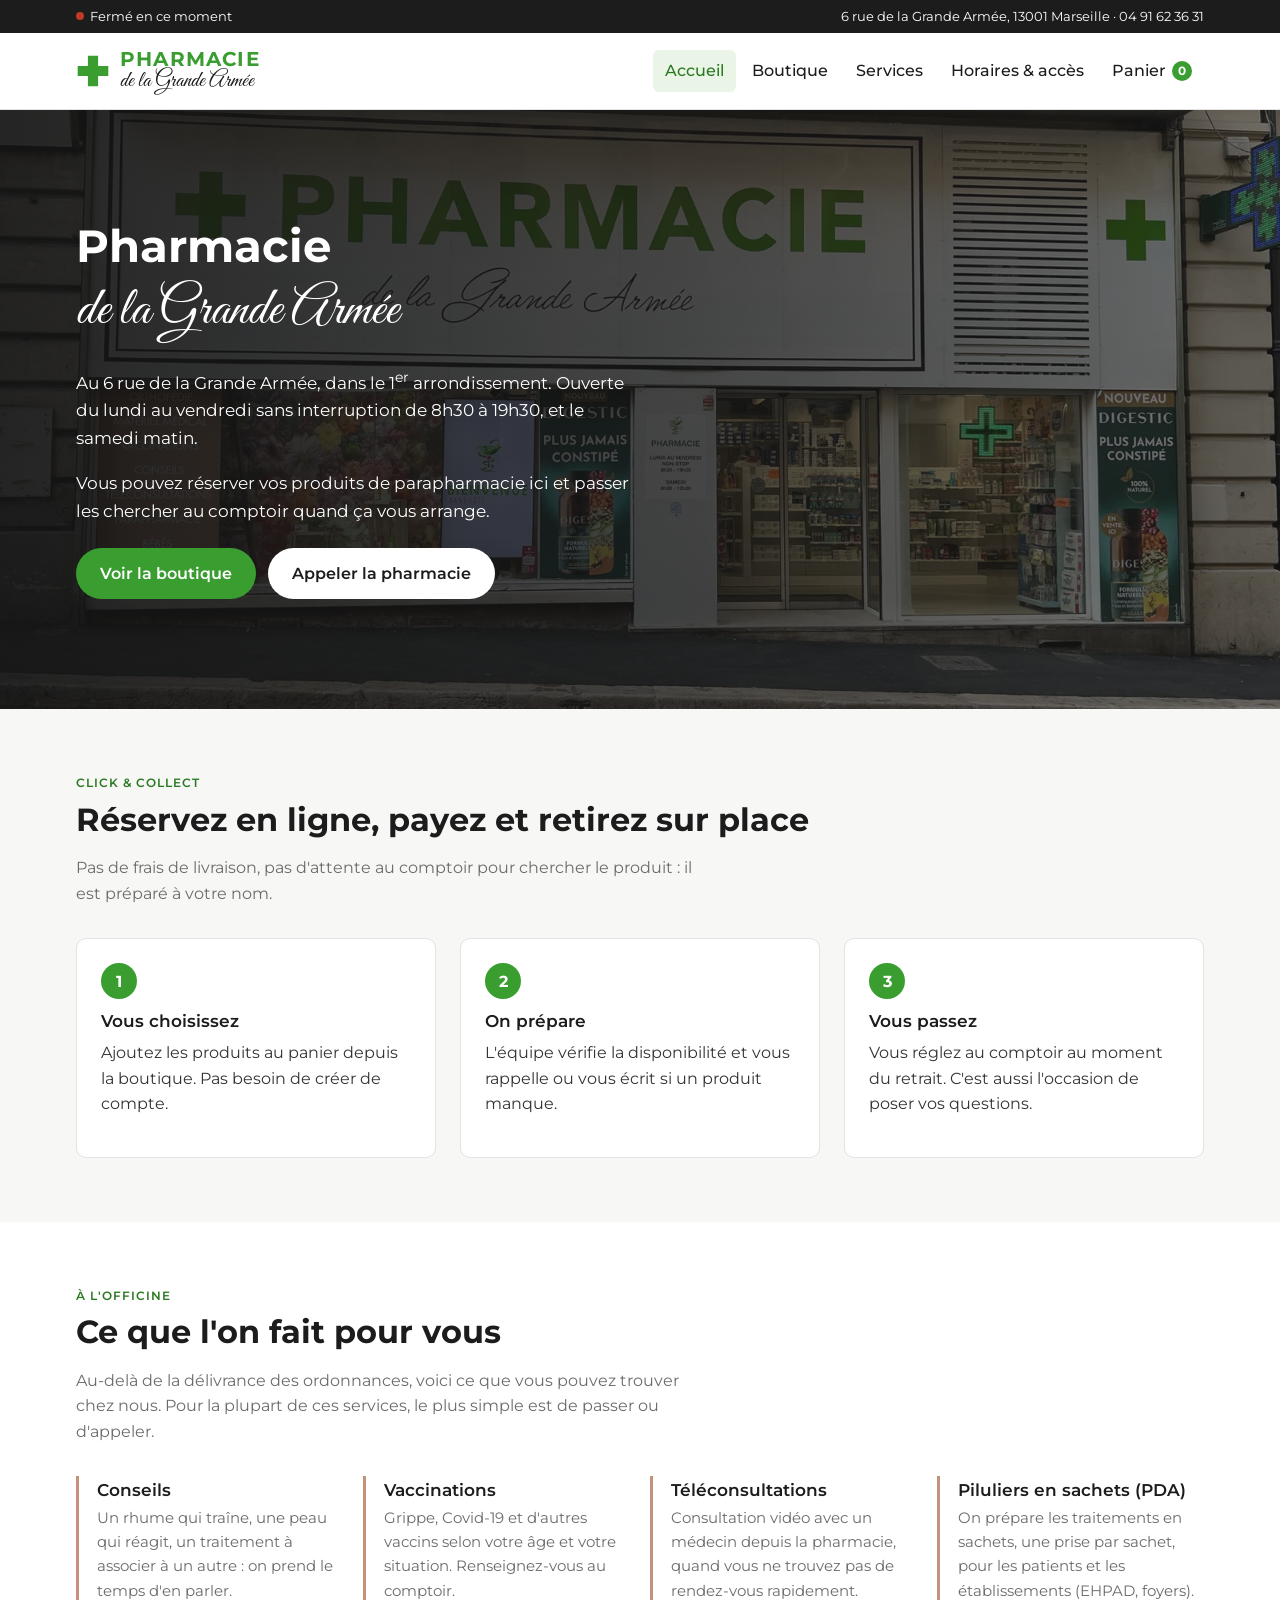
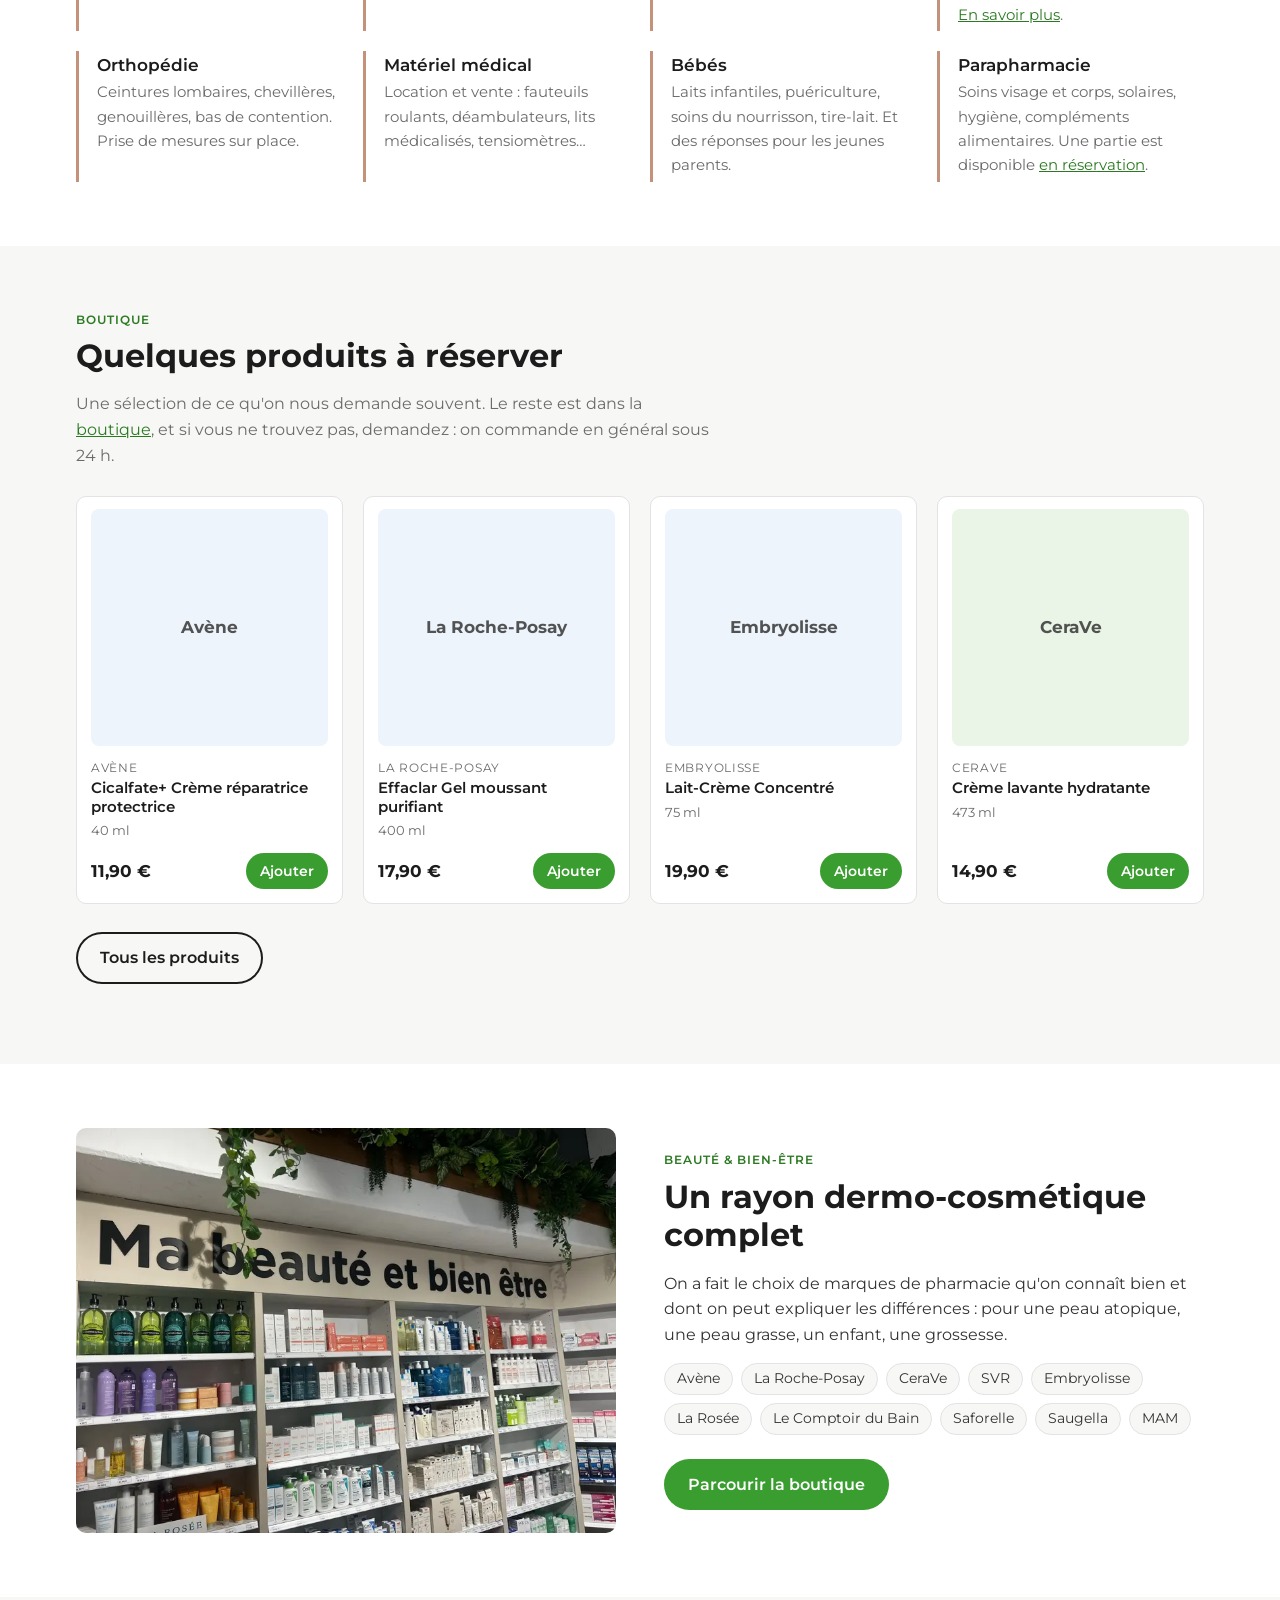
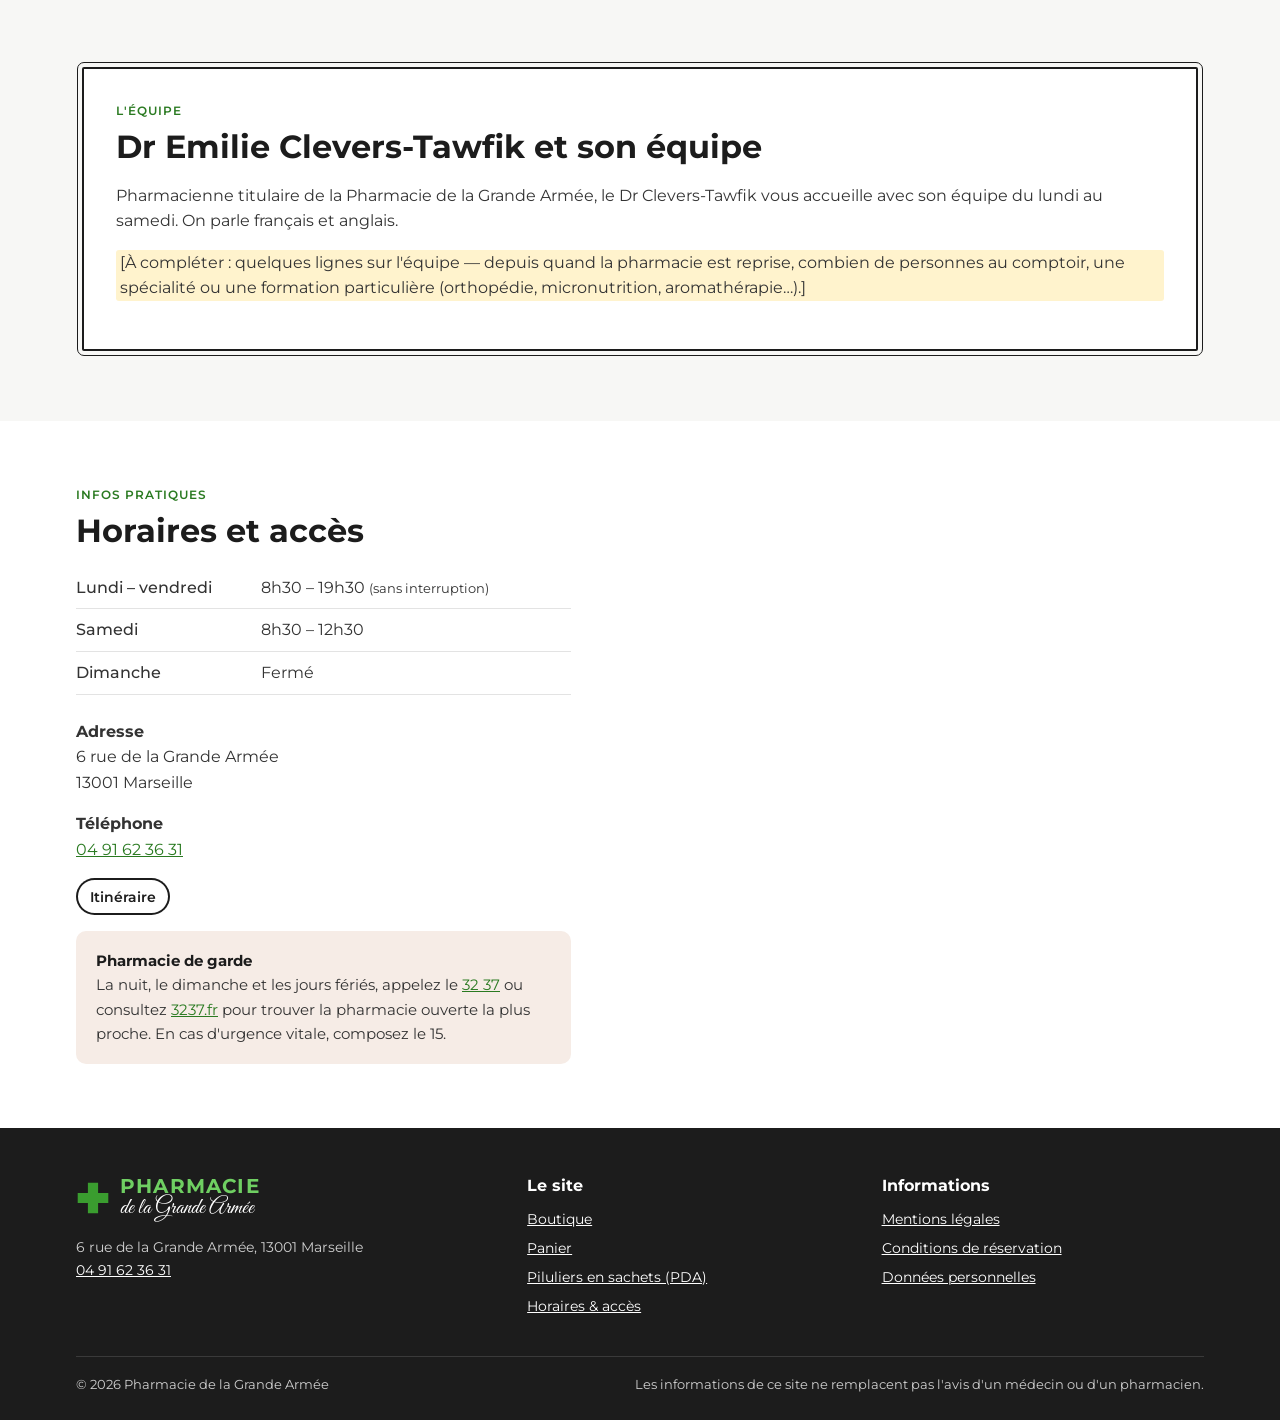
<file: index.html>
<!doctype html>
<html lang="fr">
<head>
  <meta charset="utf-8">
  <meta name="viewport" content="width=device-width, initial-scale=1">
  <title>Pharmacie de la Grande Armée – Marseille 1er | Parapharmacie, conseils, vaccinations</title>
  <meta name="description" content="Pharmacie de la Grande Armée, 6 rue de la Grande Armée, 13001 Marseille. Ouverte du lundi au vendredi de 8h30 à 19h30 sans interruption, le samedi de 8h30 à 12h30. Parapharmacie en click & collect, vaccinations, orthopédie, téléconsultation.">
  <link rel="canonical" href="https://www.grande-armee.com/">
  <meta property="og:type" content="website">
  <meta property="og:locale" content="fr_FR">
  <meta property="og:title" content="Pharmacie de la Grande Armée – Marseille 1er">
  <meta property="og:description" content="Votre pharmacie au 6 rue de la Grande Armée. Réservez vos produits en ligne, retirez-les au comptoir.">
  <meta property="og:image" content="https://www.grande-armee.com/assets/img/facade-jour.jpg">
  <meta property="og:url" content="https://www.grande-armee.com/">
  <meta name="theme-color" content="#3a9d2f">
  <link rel="icon" href="favicon.svg" type="image/svg+xml">
  <link rel="apple-touch-icon" href="apple-touch-icon.png">
  <link rel="manifest" href="site.webmanifest">
  <link rel="preconnect" href="https://fonts.googleapis.com">
  <link rel="preconnect" href="https://fonts.gstatic.com" crossorigin>
  <link href="https://fonts.googleapis.com/css2?family=Great+Vibes&family=Montserrat:wght@400;500;600;700&display=swap" rel="stylesheet">
  <link rel="stylesheet" href="assets/css/style.css">

  <script type="application/ld+json">
  {
    "@context": "https://schema.org",
    "@type": "Pharmacy",
    "@id": "https://www.grande-armee.com/#pharmacie",
    "name": "Pharmacie de la Grande Armée",
    "url": "https://www.grande-armee.com/",
    "image": "https://www.grande-armee.com/assets/img/facade-jour.jpg",
    "logo": "https://www.grande-armee.com/assets/img/icone-512.png",
    "telephone": "+33491623631",
    "email": "pharmacie@grande-armee.com",
    "address": {
      "@type": "PostalAddress",
      "streetAddress": "6 rue de la Grande Armée",
      "postalCode": "13001",
      "addressLocality": "Marseille",
      "addressRegion": "Provence-Alpes-Côte d'Azur",
      "addressCountry": "FR"
    },
    "openingHoursSpecification": [
      { "@type": "OpeningHoursSpecification", "dayOfWeek": ["Monday","Tuesday","Wednesday","Thursday","Friday"], "opens": "08:30", "closes": "19:30" },
      { "@type": "OpeningHoursSpecification", "dayOfWeek": "Saturday", "opens": "08:30", "closes": "12:30" }
    ],
    "availableService": [
      { "@type": "MedicalProcedure", "name": "Vaccination" },
      { "@type": "MedicalProcedure", "name": "Téléconsultation" },
      { "@type": "MedicalProcedure", "name": "Préparation des doses à administrer (PDA)" }
    ],
    "knowsLanguage": ["fr", "en"],
    "priceRange": "€"
  }
  </script>
</head>
<body>
<a class="lien-evitement" href="#contenu">Aller au contenu</a>

<div class="bandeau-info">
  <div class="conteneur">
    <span class="statut" data-statut>Lun–ven 8h30–19h30 · sam 8h30–12h30</span>
    <span>6 rue de la Grande Armée, 13001 Marseille · <a href="tel:+33491623631">04 91 62 36 31</a></span>
  </div>
</div>

<header class="entete">
  <div class="conteneur">
    <a class="logo" href="./" aria-label="Pharmacie de la Grande Armée, accueil">
      <img class="logo-croix" src="assets/img/croix.svg" alt="" width="34" height="34">
      <span class="logo-texte"><strong>PHARMACIE</strong><em>de la Grande Armée</em></span>
    </a>
    <button class="menu-bouton" type="button" aria-controls="nav-principale" aria-expanded="false"><span></span><span></span><span></span><span class="sr-only">Menu</span></button>
    <nav class="nav" id="nav-principale" aria-label="Navigation principale">
      <ul>
        <li><a href="./" aria-current="page">Accueil</a></li>
        <li><a href="boutique.html">Boutique</a></li>
        <li><a href="./#services">Services</a></li>
        <li><a href="./#infos">Horaires &amp; accès</a></li>
        <li><a class="lien-panier" href="panier.html">Panier <span class="compteur" data-compteur hidden>0</span></a></li>
      </ul>
    </nav>
  </div>
</header>

<main id="contenu">

  <section class="heros">
    <picture>
      <source srcset="assets/img/facade-jour-800.webp 800w, assets/img/facade-jour.webp 1600w" type="image/webp" sizes="100vw">
      <img src="assets/img/facade-jour.jpg" alt="" width="1600" height="1200" fetchpriority="high">
    </picture>
    <div class="conteneur">
      <h1>Pharmacie <span class="script">de la Grande Armée</span></h1>
      <p>Au 6 rue de la Grande Armée, dans le 1<sup>er</sup> arrondissement. Ouverte du lundi au vendredi sans interruption de 8h30 à 19h30, et le samedi matin.</p>
      <p>Vous pouvez réserver vos produits de parapharmacie ici et passer les chercher au comptoir quand ça vous arrange.</p>
      <div class="actions">
        <a class="btn" href="boutique.html">Voir la boutique</a>
        <a class="btn btn-clair" href="tel:+33491623631">Appeler la pharmacie</a>
      </div>
    </div>
  </section>

  <section class="section section-douce" aria-labelledby="titre-cc">
    <div class="conteneur">
      <p class="surtitre">Click &amp; collect</p>
      <h2 id="titre-cc">Réservez en ligne, payez et retirez sur place</h2>
      <p class="intro">Pas de frais de livraison, pas d'attente au comptoir pour chercher le produit : il est préparé à votre nom.</p>
      <div class="etapes">
        <div class="etape">
          <h3>Vous choisissez</h3>
          <p>Ajoutez les produits au panier depuis la boutique. Pas besoin de créer de compte.</p>
        </div>
        <div class="etape">
          <h3>On prépare</h3>
          <p>L'équipe vérifie la disponibilité et vous rappelle ou vous écrit si un produit manque.</p>
        </div>
        <div class="etape">
          <h3>Vous passez</h3>
          <p>Vous réglez au comptoir au moment du retrait. C'est aussi l'occasion de poser vos questions.</p>
        </div>
      </div>
    </div>
  </section>

  <section class="section" id="services" aria-labelledby="titre-services">
    <div class="conteneur">
      <p class="surtitre">À l'officine</p>
      <h2 id="titre-services">Ce que l'on fait pour vous</h2>
      <p class="intro">Au-delà de la délivrance des ordonnances, voici ce que vous pouvez trouver chez nous. Pour la plupart de ces services, le plus simple est de passer ou d'appeler.</p>
      <div class="services">
        <div class="service">
          <h3>Conseils</h3>
          <p>Un rhume qui traîne, une peau qui réagit, un traitement à associer à un autre : on prend le temps d'en parler.</p>
        </div>
        <div class="service">
          <h3>Vaccinations</h3>
          <p>Grippe, Covid-19 et d'autres vaccins selon votre âge et votre situation. Renseignez-vous au comptoir.</p>
        </div>
        <div class="service">
          <h3>Téléconsultations</h3>
          <p>Consultation vidéo avec un médecin depuis la pharmacie, quand vous ne trouvez pas de rendez-vous rapidement.</p>
        </div>
        <div class="service">
          <h3>Piluliers en sachets (PDA)</h3>
          <p>On prépare les traitements en sachets, une prise par sachet, pour les patients et les établissements (EHPAD, foyers). <a href="pda.html">En savoir plus</a>.</p>
        </div>
        <div class="service">
          <h3>Orthopédie</h3>
          <p>Ceintures lombaires, chevillères, genouillères, bas de contention. Prise de mesures sur place.</p>
        </div>
        <div class="service">
          <h3>Matériel médical</h3>
          <p>Location et vente : fauteuils roulants, déambulateurs, lits médicalisés, tensiomètres…</p>
        </div>
        <div class="service">
          <h3>Bébés</h3>
          <p>Laits infantiles, puériculture, soins du nourrisson, tire-lait. Et des réponses pour les jeunes parents.</p>
        </div>
        <div class="service">
          <h3>Parapharmacie</h3>
          <p>Soins visage et corps, solaires, hygiène, compléments alimentaires. Une partie est disponible <a href="boutique.html">en réservation</a>.</p>
        </div>
      </div>
    </div>
  </section>

  <section class="section section-douce" aria-labelledby="titre-phares">
    <div class="conteneur">
      <p class="surtitre">Boutique</p>
      <h2 id="titre-phares">Quelques produits à réserver</h2>
      <p class="intro">Une sélection de ce qu'on nous demande souvent. Le reste est dans la <a href="boutique.html">boutique</a>, et si vous ne trouvez pas, demandez : on commande en général sous 24 h.</p>
      <div class="grille-produits" id="produits-phares" style="margin-top:28px"></div>
      <p style="margin-top:28px"><a class="btn btn-contour" href="boutique.html">Tous les produits</a></p>
    </div>
  </section>

  <section class="section" aria-labelledby="titre-beaute">
    <div class="conteneur duo">
      <picture>
        <source srcset="assets/img/rayon-beaute-800.webp 800w, assets/img/rayon-beaute.webp 1600w" type="image/webp" sizes="(max-width: 820px) 100vw, 560px">
        <img src="assets/img/rayon-beaute-800.jpg" alt="Le rayon « Ma beauté et bien-être » de la pharmacie, avec les gammes Avène, La Roche-Posay, CeraVe et SVR" width="800" height="600" loading="lazy">
      </picture>
      <div>
        <p class="surtitre">Beauté &amp; bien-être</p>
        <h2 id="titre-beaute">Un rayon dermo-cosmétique complet</h2>
        <p>On a fait le choix de marques de pharmacie qu'on connaît bien et dont on peut expliquer les différences : pour une peau atopique, une peau grasse, un enfant, une grossesse.</p>
        <ul class="marques">
          <li>Avène</li><li>La Roche-Posay</li><li>CeraVe</li><li>SVR</li><li>Embryolisse</li><li>La Rosée</li><li>Le Comptoir du Bain</li><li>Saforelle</li><li>Saugella</li><li>MAM</li>
        </ul>
        <a class="btn" href="boutique.html">Parcourir la boutique</a>
      </div>
    </div>
  </section>

  <section class="section section-douce" aria-labelledby="titre-equipe">
    <div class="conteneur">
      <div class="cadre">
        <p class="surtitre">L'équipe</p>
        <h2 id="titre-equipe">Dr Emilie Clevers-Tawfik et son équipe</h2>
        <p>Pharmacienne titulaire de la Pharmacie de la Grande Armée, le Dr Clevers-Tawfik vous accueille avec son équipe du lundi au samedi. On parle français et anglais.</p>
        <p class="a-completer">[À compléter : quelques lignes sur l'équipe — depuis quand la pharmacie est reprise, combien de personnes au comptoir, une spécialité ou une formation particulière (orthopédie, micronutrition, aromathérapie…).]</p>
      </div>
    </div>
  </section>

  <section class="section" id="infos" aria-labelledby="titre-infos">
    <div class="conteneur infos">
      <div>
        <p class="surtitre">Infos pratiques</p>
        <h2 id="titre-infos">Horaires et accès</h2>
        <table class="horaires">
          <caption class="sr-only">Horaires d'ouverture</caption>
          <tbody>
            <tr><th scope="row">Lundi – vendredi</th><td>8h30 – 19h30 <small>(sans interruption)</small></td></tr>
            <tr><th scope="row">Samedi</th><td>8h30 – 12h30</td></tr>
            <tr><th scope="row">Dimanche</th><td>Fermé</td></tr>
          </tbody>
        </table>
        <p><strong>Adresse</strong><br>6 rue de la Grande Armée<br>13001 Marseille</p>
        <p><strong>Téléphone</strong><br><a href="tel:+33491623631">04 91 62 36 31</a></p>
        <p><a class="btn btn-contour btn-petit" href="https://www.google.com/maps/dir/?api=1&amp;destination=Pharmacie+de+la+Grande+Arm%C3%A9e%2C+6+rue+de+la+Grande+Arm%C3%A9e%2C+13001+Marseille" target="_blank" rel="noopener">Itinéraire</a></p>
        <div class="encart">
          <strong>Pharmacie de garde</strong><br>
          La nuit, le dimanche et les jours fériés, appelez le <a href="tel:3237">32 37</a> ou consultez <a href="https://www.3237.fr" target="_blank" rel="noopener">3237.fr</a> pour trouver la pharmacie ouverte la plus proche. En cas d'urgence vitale, composez le 15.
        </div>
      </div>
      <iframe class="carte-plan" title="Plan d'accès à la Pharmacie de la Grande Armée" loading="lazy" referrerpolicy="no-referrer-when-downgrade"
        src="https://www.google.com/maps?q=6+rue+de+la+Grande+Arm%C3%A9e,+13001+Marseille&amp;output=embed"></iframe>
    </div>
  </section>

</main>

<footer class="pied">
  <div class="conteneur">
    <div class="grille">
      <div>
        <a class="logo" href="./"><img class="logo-croix" src="assets/img/croix.svg" alt="" width="34" height="34"><span class="logo-texte"><strong>PHARMACIE</strong><em>de la Grande Armée</em></span></a>
        <p style="margin-top:16px">6 rue de la Grande Armée, 13001 Marseille<br><a href="tel:+33491623631">04 91 62 36 31</a></p>
      </div>
      <div>
        <h2>Le site</h2>
        <ul>
          <li><a href="boutique.html">Boutique</a></li>
          <li><a href="panier.html">Panier</a></li>
          <li><a href="pda.html">Piluliers en sachets (PDA)</a></li>
          <li><a href="./#infos">Horaires &amp; accès</a></li>
        </ul>
      </div>
      <div>
        <h2>Informations</h2>
        <ul>
          <li><a href="mentions-legales.html">Mentions légales</a></li>
          <li><a href="cgv.html">Conditions de réservation</a></li>
          <li><a href="confidentialite.html">Données personnelles</a></li>
        </ul>
      </div>
    </div>
    <div class="bas">
      <span>© <span data-annee>2026</span> Pharmacie de la Grande Armée</span>
      <span>Les informations de ce site ne remplacent pas l'avis d'un médecin ou d'un pharmacien.</span>
    </div>
  </div>
</footer>

<script src="assets/js/config.js"></script>
<script src="assets/js/products.js"></script>
<script src="assets/js/main.js"></script>
</body>
</html>
</file>
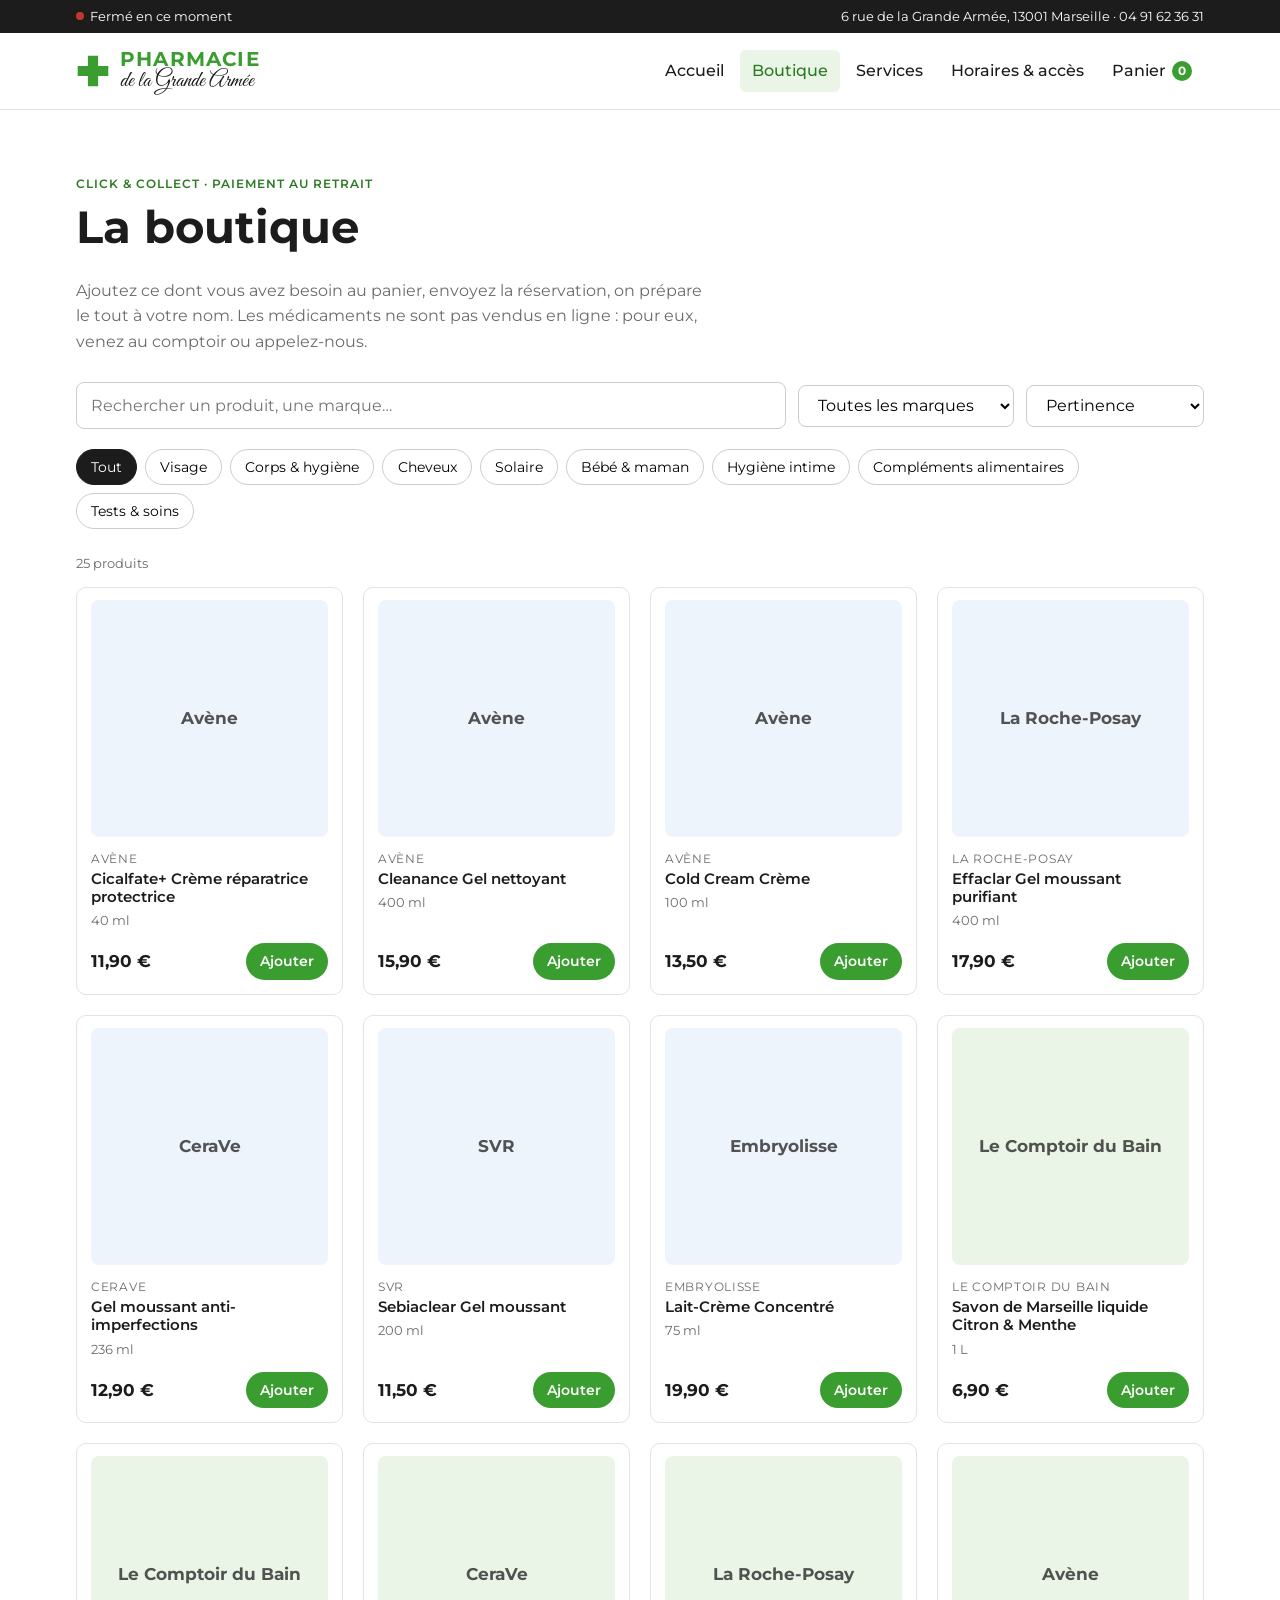
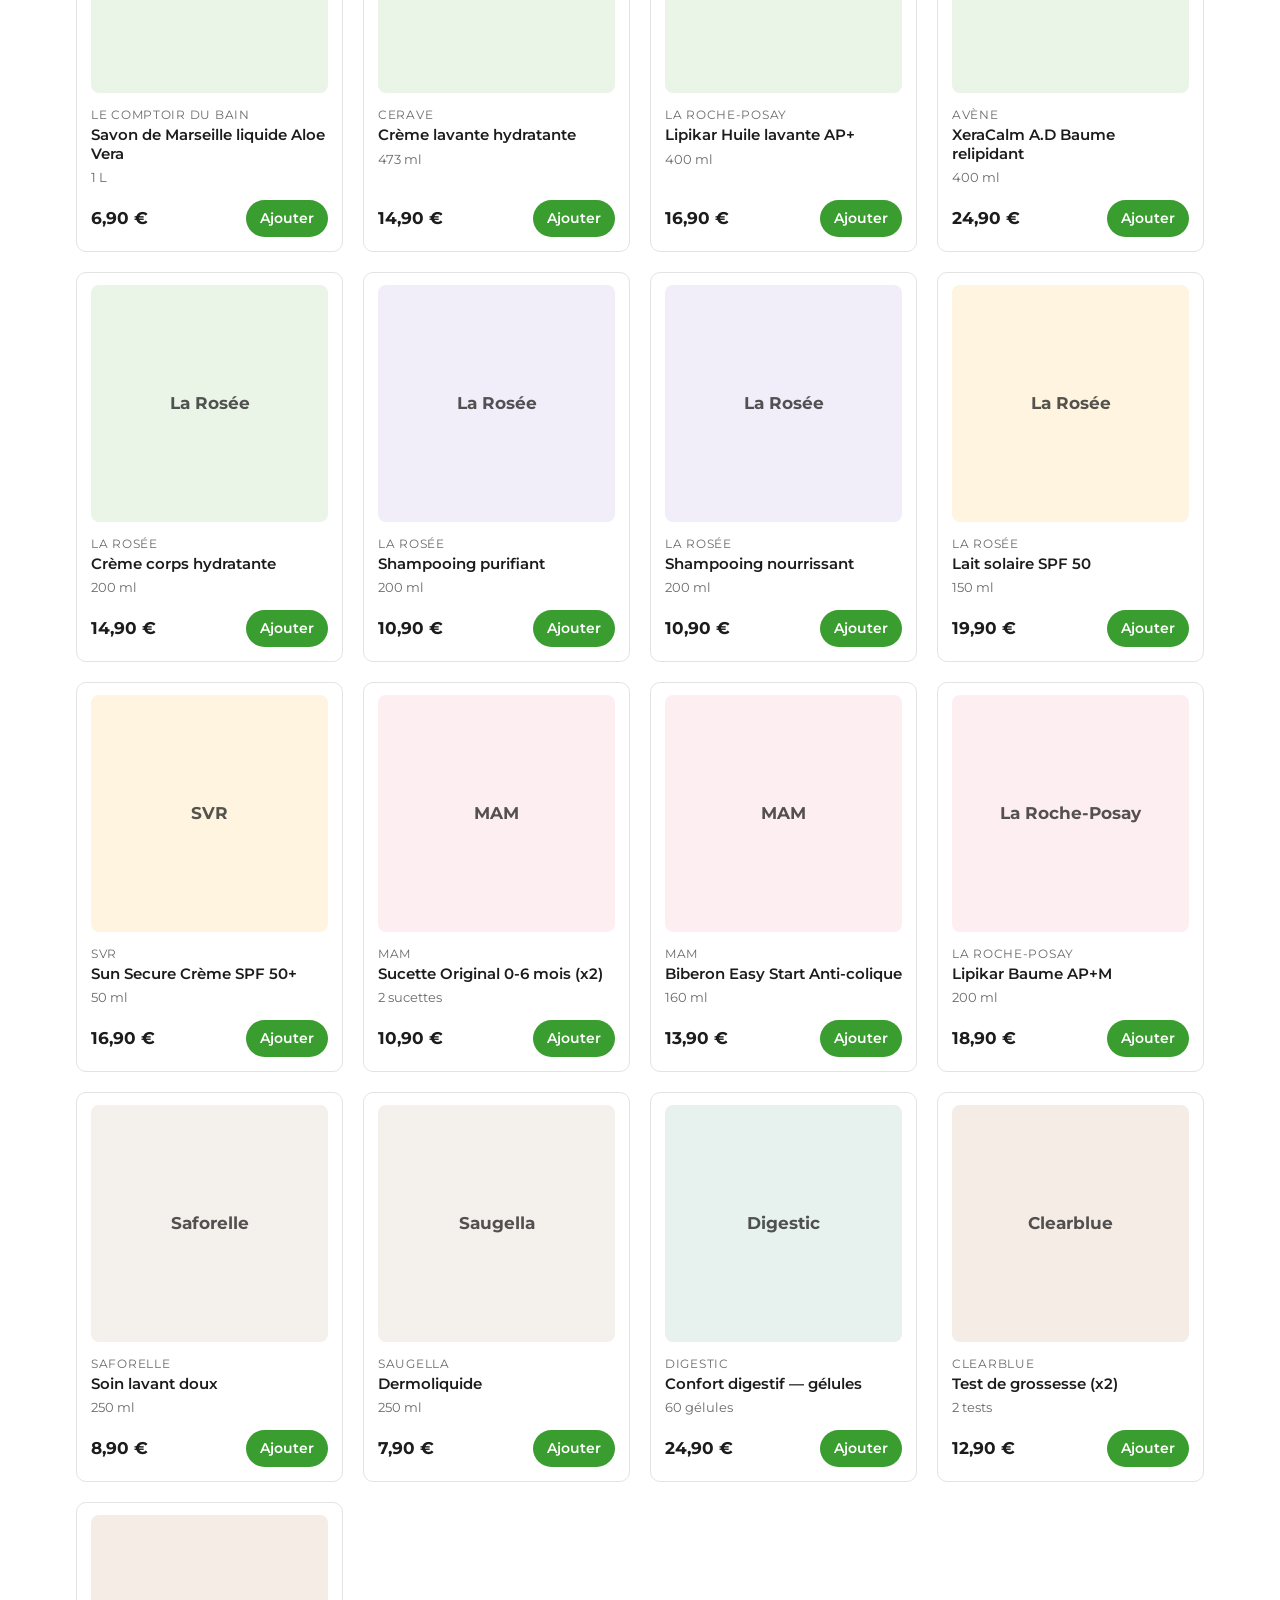
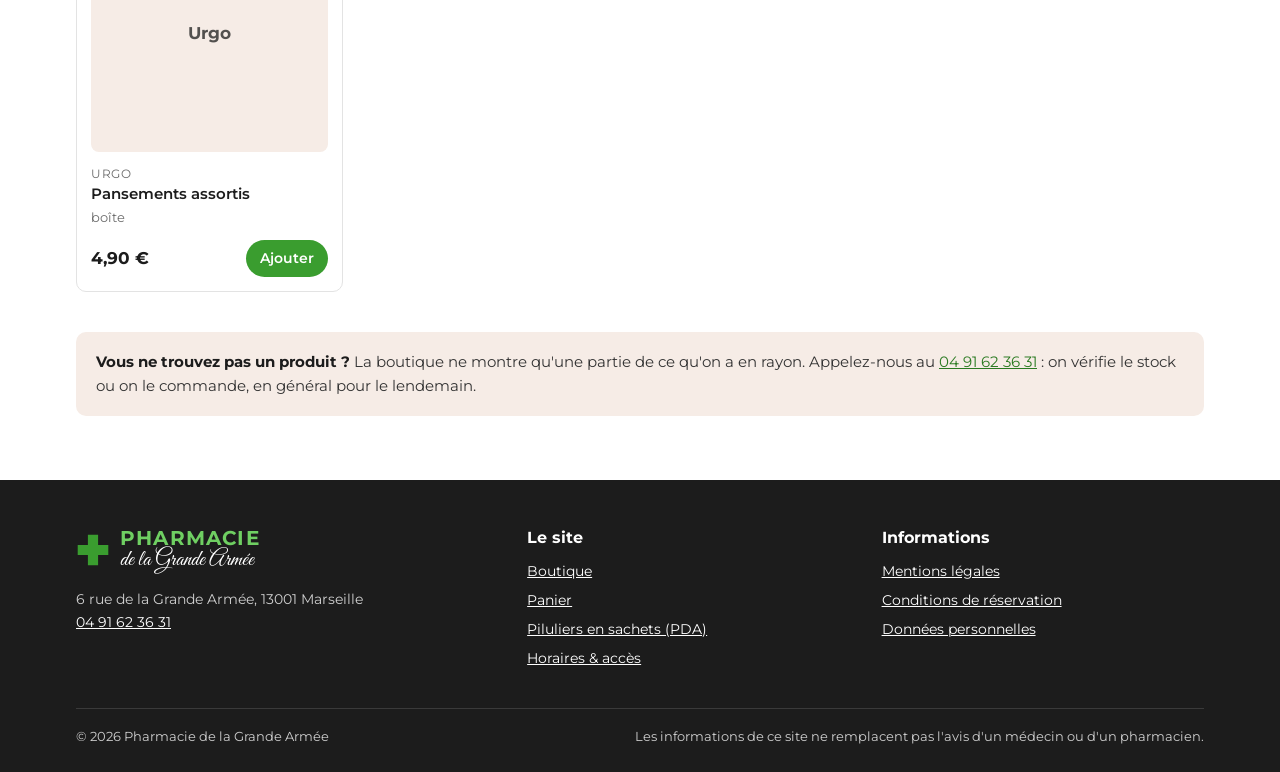
<file: boutique.html>
<!doctype html>
<html lang="fr">
<head>
  <meta charset="utf-8">
  <meta name="viewport" content="width=device-width, initial-scale=1">
  <title>Boutique parapharmacie en click & collect – Pharmacie de la Grande Armée, Marseille 1er</title>
  <meta name="description" content="Réservez vos produits de parapharmacie (Avène, La Roche-Posay, CeraVe, SVR, Embryolisse…) et retirez-les au 6 rue de la Grande Armée, 13001 Marseille. Paiement au comptoir.">
  <link rel="canonical" href="https://www.grande-armee.com/boutique.html">
  <meta property="og:type" content="website">
  <meta property="og:locale" content="fr_FR">
  <meta property="og:title" content="Boutique parapharmacie en click & collect – Pharmacie de la Grande Armée, Marseille 1er">
  <meta property="og:description" content="Réservez vos produits de parapharmacie (Avène, La Roche-Posay, CeraVe, SVR, Embryolisse…) et retirez-les au 6 rue de la Grande Armée, 13001 Marseille. Paiement au comptoir.">
  <meta property="og:image" content="https://www.grande-armee.com/assets/img/facade-jour.jpg">
  <meta name="theme-color" content="#3a9d2f">
  <link rel="icon" href="favicon.svg" type="image/svg+xml">
  <link rel="apple-touch-icon" href="apple-touch-icon.png">
  <link rel="manifest" href="site.webmanifest">
  <link rel="preconnect" href="https://fonts.googleapis.com">
  <link rel="preconnect" href="https://fonts.gstatic.com" crossorigin>
  <link href="https://fonts.googleapis.com/css2?family=Great+Vibes&family=Montserrat:wght@400;500;600;700&display=swap" rel="stylesheet">
  <link rel="stylesheet" href="assets/css/style.css">
</head>
<body>
<a class="lien-evitement" href="#contenu">Aller au contenu</a>

<div class="bandeau-info">
  <div class="conteneur">
    <span class="statut" data-statut>Lun–ven 8h30–19h30 · sam 8h30–12h30</span>
    <span>6 rue de la Grande Armée, 13001 Marseille · <a href="tel:+33491623631">04 91 62 36 31</a></span>
  </div>
</div>

<header class="entete">
  <div class="conteneur">
    <a class="logo" href="./" aria-label="Pharmacie de la Grande Armée, accueil">
      <img class="logo-croix" src="assets/img/croix.svg" alt="" width="34" height="34">
      <span class="logo-texte"><strong>PHARMACIE</strong><em>de la Grande Armée</em></span>
    </a>
    <button class="menu-bouton" type="button" aria-controls="nav-principale" aria-expanded="false"><span></span><span></span><span></span><span class="sr-only">Menu</span></button>
    <nav class="nav" id="nav-principale" aria-label="Navigation principale">
      <ul>
        <li><a href="./">Accueil</a></li>
        <li><a href="boutique.html" aria-current="page">Boutique</a></li>
        <li><a href="./#services">Services</a></li>
        <li><a href="./#infos">Horaires &amp; accès</a></li>
        <li><a class="lien-panier" href="panier.html">Panier <span class="compteur" data-compteur hidden>0</span></a></li>
      </ul>
    </nav>
  </div>
</header>

<main id="contenu">
  <section class="section">
    <div class="conteneur">
      <p class="surtitre">Click &amp; collect · paiement au retrait</p>
      <h1>La boutique</h1>
      <p class="intro">Ajoutez ce dont vous avez besoin au panier, envoyez la réservation, on prépare le tout à votre nom. Les médicaments ne sont pas vendus en ligne : pour eux, venez au comptoir ou appelez-nous.</p>

      <div class="outils-boutique" style="margin-top:28px">
        <label class="sr-only" for="recherche">Rechercher un produit</label>
        <input type="search" id="recherche" placeholder="Rechercher un produit, une marque…" autocomplete="off">
        <label class="sr-only" for="marque">Marque</label>
        <select id="marque"><option value="">Toutes les marques</option></select>
        <label class="sr-only" for="tri">Trier</label>
        <select id="tri">
          <option value="">Pertinence</option>
          <option value="prix-asc">Prix croissant</option>
          <option value="prix-desc">Prix décroissant</option>
          <option value="nom">Nom A → Z</option>
        </select>
      </div>
      <div class="filtres" id="filtres" role="group" aria-label="Catégories"></div>
      <p class="note" id="nb-resultats" aria-live="polite"></p>
      <div class="grille-produits" id="catalogue"></div>
      <div class="encart" style="margin-top:40px">
        <strong>Vous ne trouvez pas un produit ?</strong> La boutique ne montre qu'une partie de ce qu'on a en rayon. Appelez-nous au <a href="tel:+33491623631">04 91 62 36 31</a> : on vérifie le stock ou on le commande, en général pour le lendemain.
      </div>
    </div>
  </section>
</main>

<footer class="pied">
  <div class="conteneur">
    <div class="grille">
      <div>
        <a class="logo" href="./"><img class="logo-croix" src="assets/img/croix.svg" alt="" width="34" height="34"><span class="logo-texte"><strong>PHARMACIE</strong><em>de la Grande Armée</em></span></a>
        <p style="margin-top:16px">6 rue de la Grande Armée, 13001 Marseille<br><a href="tel:+33491623631">04 91 62 36 31</a></p>
      </div>
      <div>
        <h2>Le site</h2>
        <ul>
          <li><a href="boutique.html">Boutique</a></li>
          <li><a href="panier.html">Panier</a></li>
          <li><a href="pda.html">Piluliers en sachets (PDA)</a></li>
          <li><a href="./#infos">Horaires &amp; accès</a></li>
        </ul>
      </div>
      <div>
        <h2>Informations</h2>
        <ul>
          <li><a href="mentions-legales.html">Mentions légales</a></li>
          <li><a href="cgv.html">Conditions de réservation</a></li>
          <li><a href="confidentialite.html">Données personnelles</a></li>
        </ul>
      </div>
    </div>
    <div class="bas">
      <span>© <span data-annee>2026</span> Pharmacie de la Grande Armée</span>
      <span>Les informations de ce site ne remplacent pas l'avis d'un médecin ou d'un pharmacien.</span>
    </div>
  </div>
</footer>

<script src="assets/js/config.js"></script>
<script src="assets/js/products.js"></script>
<script src="assets/js/main.js"></script>
<script src="assets/js/boutique.js"></script>
</body>
</html>
</file>
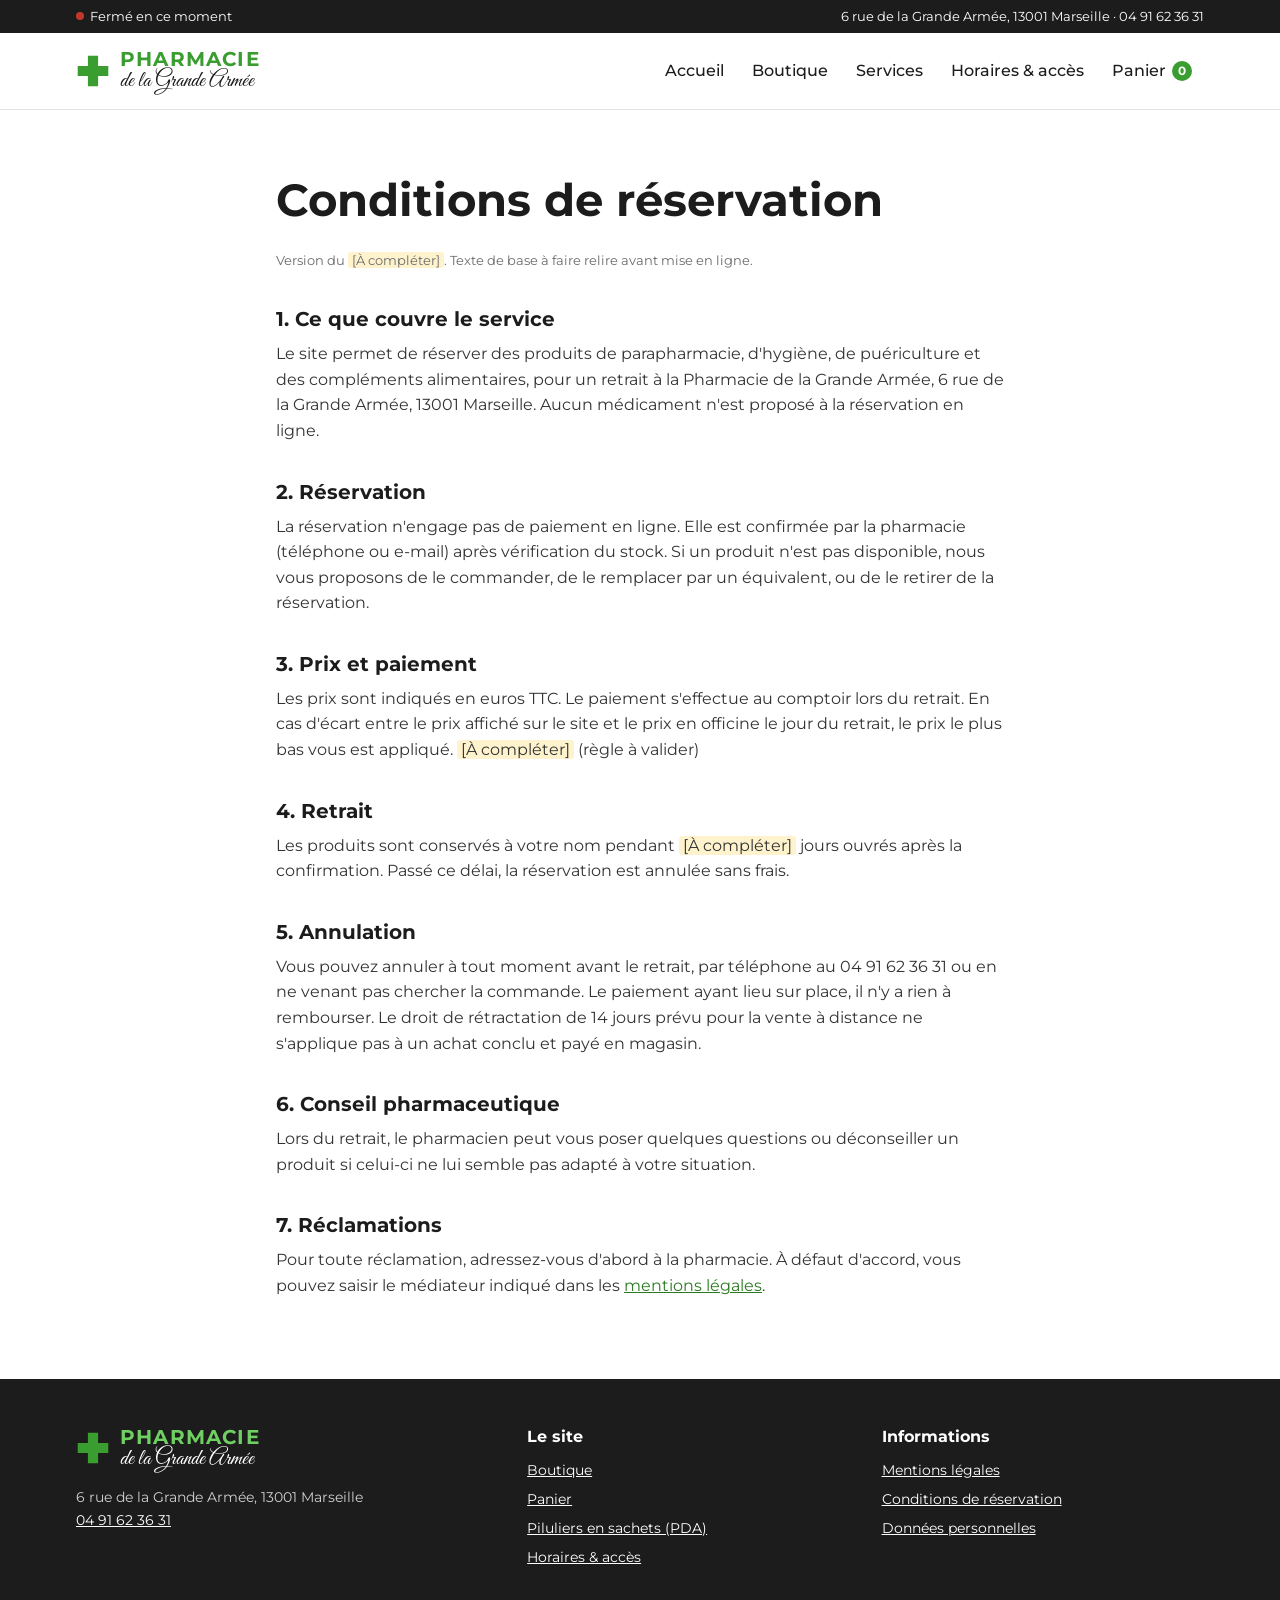
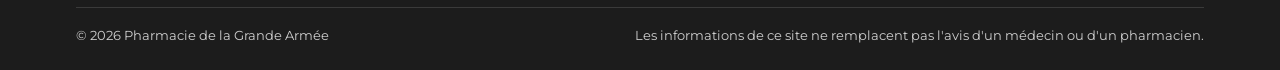
<file: cgv.html>
<!doctype html>
<html lang="fr">
<head>
  <meta charset="utf-8">
  <meta name="viewport" content="width=device-width, initial-scale=1">
  <title>Conditions de réservation – Pharmacie de la Grande Armée</title>
  <meta name="description" content="Conditions de la réservation en ligne (click & collect) à la Pharmacie de la Grande Armée, Marseille.">
  <link rel="canonical" href="https://www.grande-armee.com/cgv.html">
  <meta property="og:type" content="website">
  <meta property="og:locale" content="fr_FR">
  <meta property="og:title" content="Conditions de réservation – Pharmacie de la Grande Armée">
  <meta property="og:description" content="Conditions de la réservation en ligne (click & collect) à la Pharmacie de la Grande Armée, Marseille.">
  <meta property="og:image" content="https://www.grande-armee.com/assets/img/facade-jour.jpg">
  <meta name="theme-color" content="#3a9d2f">
  <link rel="icon" href="favicon.svg" type="image/svg+xml">
  <link rel="apple-touch-icon" href="apple-touch-icon.png">
  <link rel="manifest" href="site.webmanifest">
  <link rel="preconnect" href="https://fonts.googleapis.com">
  <link rel="preconnect" href="https://fonts.gstatic.com" crossorigin>
  <link href="https://fonts.googleapis.com/css2?family=Great+Vibes&family=Montserrat:wght@400;500;600;700&display=swap" rel="stylesheet">
  <link rel="stylesheet" href="assets/css/style.css">
</head>
<body>
<a class="lien-evitement" href="#contenu">Aller au contenu</a>

<div class="bandeau-info">
  <div class="conteneur">
    <span class="statut" data-statut>Lun–ven 8h30–19h30 · sam 8h30–12h30</span>
    <span>6 rue de la Grande Armée, 13001 Marseille · <a href="tel:+33491623631">04 91 62 36 31</a></span>
  </div>
</div>

<header class="entete">
  <div class="conteneur">
    <a class="logo" href="./" aria-label="Pharmacie de la Grande Armée, accueil">
      <img class="logo-croix" src="assets/img/croix.svg" alt="" width="34" height="34">
      <span class="logo-texte"><strong>PHARMACIE</strong><em>de la Grande Armée</em></span>
    </a>
    <button class="menu-bouton" type="button" aria-controls="nav-principale" aria-expanded="false"><span></span><span></span><span></span><span class="sr-only">Menu</span></button>
    <nav class="nav" id="nav-principale" aria-label="Navigation principale">
      <ul>
        <li><a href="./">Accueil</a></li>
        <li><a href="boutique.html">Boutique</a></li>
        <li><a href="./#services">Services</a></li>
        <li><a href="./#infos">Horaires &amp; accès</a></li>
        <li><a class="lien-panier" href="panier.html">Panier <span class="compteur" data-compteur hidden>0</span></a></li>
      </ul>
    </nav>
  </div>
</header>

<main id="contenu">
  <section class="section">
    <div class="conteneur texte">
      <h1>Conditions de réservation</h1>
      <p class="note">Version du <span class="a-completer">[À compléter]</span>. Texte de base à faire relire avant mise en ligne.</p>

      <h2>1. Ce que couvre le service</h2>
      <p>Le site permet de réserver des produits de parapharmacie, d'hygiène, de puériculture et des compléments alimentaires, pour un retrait à la Pharmacie de la Grande Armée, 6 rue de la Grande Armée, 13001 Marseille. Aucun médicament n'est proposé à la réservation en ligne.</p>

      <h2>2. Réservation</h2>
      <p>La réservation n'engage pas de paiement en ligne. Elle est confirmée par la pharmacie (téléphone ou e-mail) après vérification du stock. Si un produit n'est pas disponible, nous vous proposons de le commander, de le remplacer par un équivalent, ou de le retirer de la réservation.</p>

      <h2>3. Prix et paiement</h2>
      <p>Les prix sont indiqués en euros TTC. Le paiement s'effectue au comptoir lors du retrait. En cas d'écart entre le prix affiché sur le site et le prix en officine le jour du retrait, le prix le plus bas vous est appliqué. <span class="a-completer">[À compléter]</span> (règle à valider)</p>

      <h2>4. Retrait</h2>
      <p>Les produits sont conservés à votre nom pendant <span class="a-completer">[À compléter]</span> jours ouvrés après la confirmation. Passé ce délai, la réservation est annulée sans frais.</p>

      <h2>5. Annulation</h2>
      <p>Vous pouvez annuler à tout moment avant le retrait, par téléphone au 04 91 62 36 31 ou en ne venant pas chercher la commande. Le paiement ayant lieu sur place, il n'y a rien à rembourser. Le droit de rétractation de 14 jours prévu pour la vente à distance ne s'applique pas à un achat conclu et payé en magasin.</p>

      <h2>6. Conseil pharmaceutique</h2>
      <p>Lors du retrait, le pharmacien peut vous poser quelques questions ou déconseiller un produit si celui-ci ne lui semble pas adapté à votre situation.</p>

      <h2>7. Réclamations</h2>
      <p>Pour toute réclamation, adressez-vous d'abord à la pharmacie. À défaut d'accord, vous pouvez saisir le médiateur indiqué dans les <a href="mentions-legales.html">mentions légales</a>.</p>
    </div>
  </section>
</main>

<footer class="pied">
  <div class="conteneur">
    <div class="grille">
      <div>
        <a class="logo" href="./"><img class="logo-croix" src="assets/img/croix.svg" alt="" width="34" height="34"><span class="logo-texte"><strong>PHARMACIE</strong><em>de la Grande Armée</em></span></a>
        <p style="margin-top:16px">6 rue de la Grande Armée, 13001 Marseille<br><a href="tel:+33491623631">04 91 62 36 31</a></p>
      </div>
      <div>
        <h2>Le site</h2>
        <ul>
          <li><a href="boutique.html">Boutique</a></li>
          <li><a href="panier.html">Panier</a></li>
          <li><a href="pda.html">Piluliers en sachets (PDA)</a></li>
          <li><a href="./#infos">Horaires &amp; accès</a></li>
        </ul>
      </div>
      <div>
        <h2>Informations</h2>
        <ul>
          <li><a href="mentions-legales.html">Mentions légales</a></li>
          <li><a href="cgv.html">Conditions de réservation</a></li>
          <li><a href="confidentialite.html">Données personnelles</a></li>
        </ul>
      </div>
    </div>
    <div class="bas">
      <span>© <span data-annee>2026</span> Pharmacie de la Grande Armée</span>
      <span>Les informations de ce site ne remplacent pas l'avis d'un médecin ou d'un pharmacien.</span>
    </div>
  </div>
</footer>

<script src="assets/js/config.js"></script>
<script src="assets/js/products.js"></script>
<script src="assets/js/main.js"></script>
</body>
</html>
</file>
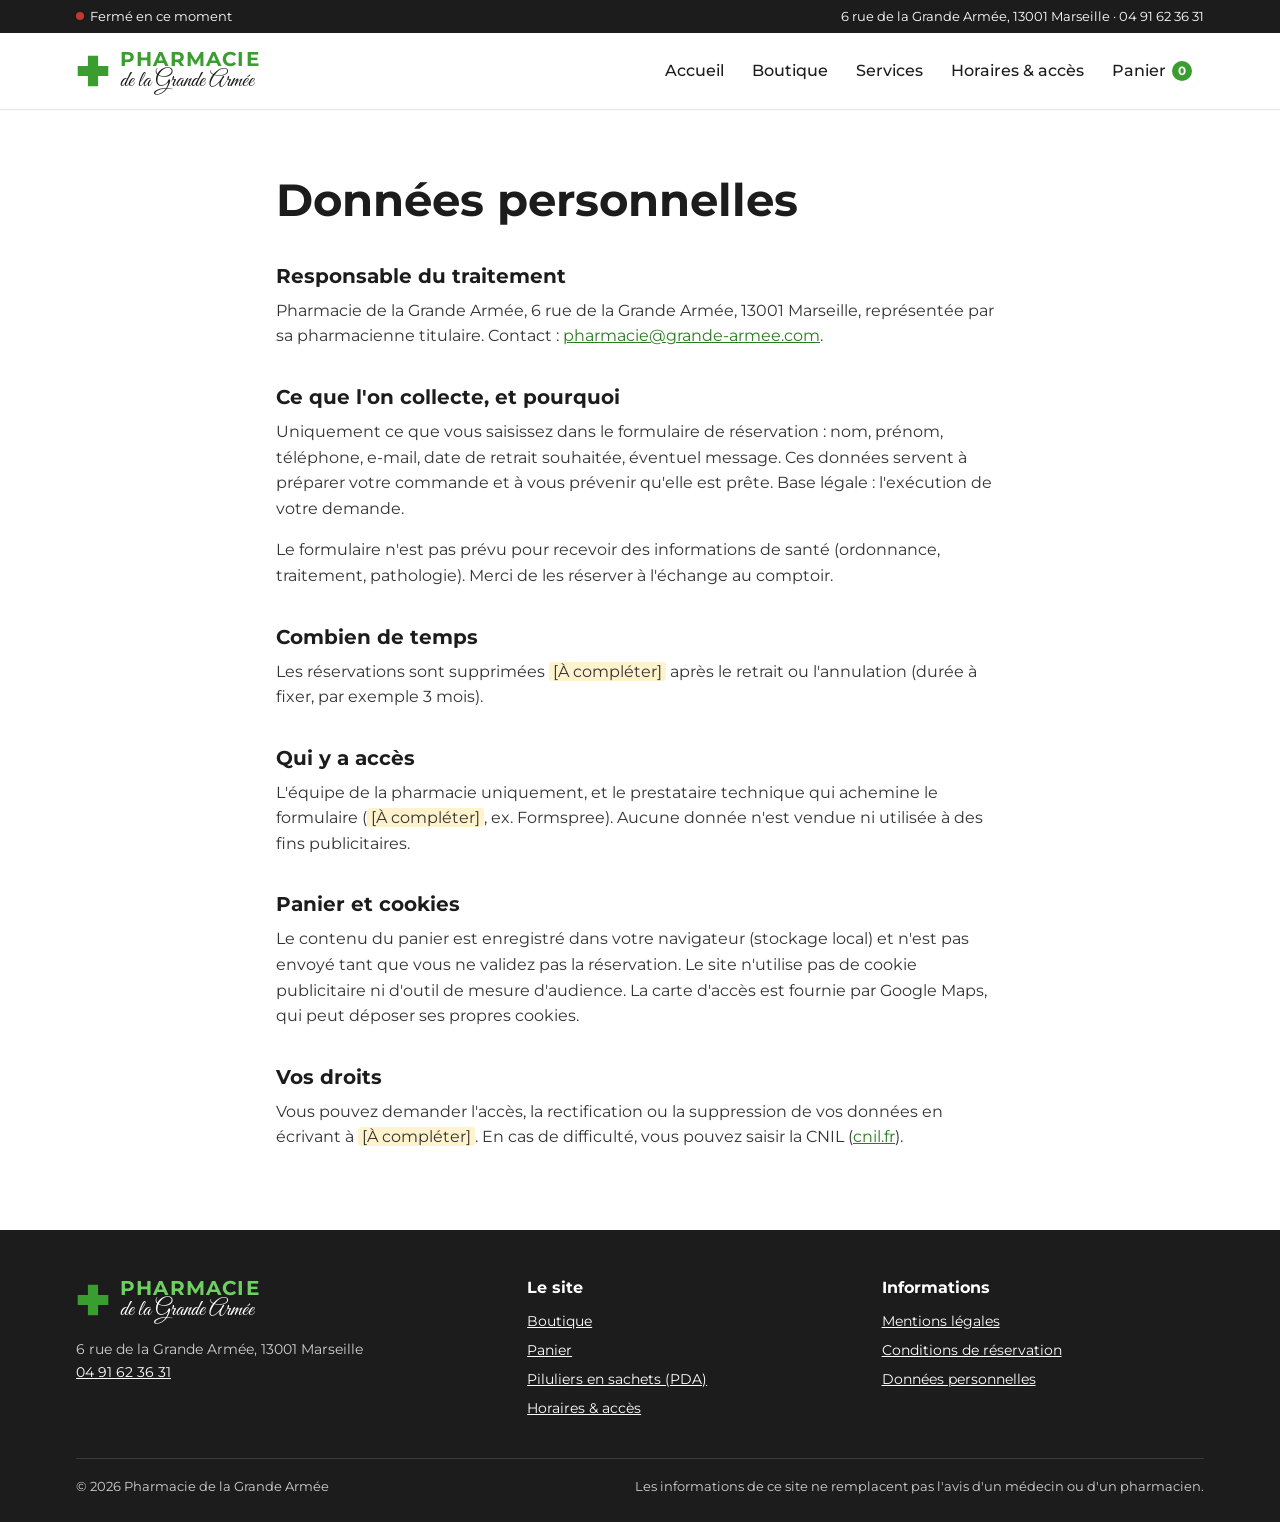
<file: confidentialite.html>
<!doctype html>
<html lang="fr">
<head>
  <meta charset="utf-8">
  <meta name="viewport" content="width=device-width, initial-scale=1">
  <title>Données personnelles – Pharmacie de la Grande Armée</title>
  <meta name="description" content="Comment la Pharmacie de la Grande Armée utilise les données transmises via son site.">
  <link rel="canonical" href="https://www.grande-armee.com/confidentialite.html">
  <meta property="og:type" content="website">
  <meta property="og:locale" content="fr_FR">
  <meta property="og:title" content="Données personnelles – Pharmacie de la Grande Armée">
  <meta property="og:description" content="Comment la Pharmacie de la Grande Armée utilise les données transmises via son site.">
  <meta property="og:image" content="https://www.grande-armee.com/assets/img/facade-jour.jpg">
  <meta name="theme-color" content="#3a9d2f">
  <link rel="icon" href="favicon.svg" type="image/svg+xml">
  <link rel="apple-touch-icon" href="apple-touch-icon.png">
  <link rel="manifest" href="site.webmanifest">
  <link rel="preconnect" href="https://fonts.googleapis.com">
  <link rel="preconnect" href="https://fonts.gstatic.com" crossorigin>
  <link href="https://fonts.googleapis.com/css2?family=Great+Vibes&family=Montserrat:wght@400;500;600;700&display=swap" rel="stylesheet">
  <link rel="stylesheet" href="assets/css/style.css">
</head>
<body>
<a class="lien-evitement" href="#contenu">Aller au contenu</a>

<div class="bandeau-info">
  <div class="conteneur">
    <span class="statut" data-statut>Lun–ven 8h30–19h30 · sam 8h30–12h30</span>
    <span>6 rue de la Grande Armée, 13001 Marseille · <a href="tel:+33491623631">04 91 62 36 31</a></span>
  </div>
</div>

<header class="entete">
  <div class="conteneur">
    <a class="logo" href="./" aria-label="Pharmacie de la Grande Armée, accueil">
      <img class="logo-croix" src="assets/img/croix.svg" alt="" width="34" height="34">
      <span class="logo-texte"><strong>PHARMACIE</strong><em>de la Grande Armée</em></span>
    </a>
    <button class="menu-bouton" type="button" aria-controls="nav-principale" aria-expanded="false"><span></span><span></span><span></span><span class="sr-only">Menu</span></button>
    <nav class="nav" id="nav-principale" aria-label="Navigation principale">
      <ul>
        <li><a href="./">Accueil</a></li>
        <li><a href="boutique.html">Boutique</a></li>
        <li><a href="./#services">Services</a></li>
        <li><a href="./#infos">Horaires &amp; accès</a></li>
        <li><a class="lien-panier" href="panier.html">Panier <span class="compteur" data-compteur hidden>0</span></a></li>
      </ul>
    </nav>
  </div>
</header>

<main id="contenu">
  <section class="section">
    <div class="conteneur texte">
      <h1>Données personnelles</h1>

      <h2>Responsable du traitement</h2>
      <p>Pharmacie de la Grande Armée, 6 rue de la Grande Armée, 13001 Marseille, représentée par sa pharmacienne titulaire. Contact : <a href="mailto:pharmacie@grande-armee.com">pharmacie@grande-armee.com</a>.</p>

      <h2>Ce que l'on collecte, et pourquoi</h2>
      <p>Uniquement ce que vous saisissez dans le formulaire de réservation : nom, prénom, téléphone, e-mail, date de retrait souhaitée, éventuel message. Ces données servent à préparer votre commande et à vous prévenir qu'elle est prête. Base légale : l'exécution de votre demande.</p>
      <p>Le formulaire n'est pas prévu pour recevoir des informations de santé (ordonnance, traitement, pathologie). Merci de les réserver à l'échange au comptoir.</p>

      <h2>Combien de temps</h2>
      <p>Les réservations sont supprimées <span class="a-completer">[À compléter]</span> après le retrait ou l'annulation (durée à fixer, par exemple 3 mois).</p>

      <h2>Qui y a accès</h2>
      <p>L'équipe de la pharmacie uniquement, et le prestataire technique qui achemine le formulaire (<span class="a-completer">[À compléter]</span>, ex. Formspree). Aucune donnée n'est vendue ni utilisée à des fins publicitaires.</p>

      <h2>Panier et cookies</h2>
      <p>Le contenu du panier est enregistré dans votre navigateur (stockage local) et n'est pas envoyé tant que vous ne validez pas la réservation. Le site n'utilise pas de cookie publicitaire ni d'outil de mesure d'audience. La carte d'accès est fournie par Google Maps, qui peut déposer ses propres cookies.</p>

      <h2>Vos droits</h2>
      <p>Vous pouvez demander l'accès, la rectification ou la suppression de vos données en écrivant à <span class="a-completer">[À compléter]</span>. En cas de difficulté, vous pouvez saisir la CNIL (<a href="https://www.cnil.fr" target="_blank" rel="noopener">cnil.fr</a>).</p>
    </div>
  </section>
</main>

<footer class="pied">
  <div class="conteneur">
    <div class="grille">
      <div>
        <a class="logo" href="./"><img class="logo-croix" src="assets/img/croix.svg" alt="" width="34" height="34"><span class="logo-texte"><strong>PHARMACIE</strong><em>de la Grande Armée</em></span></a>
        <p style="margin-top:16px">6 rue de la Grande Armée, 13001 Marseille<br><a href="tel:+33491623631">04 91 62 36 31</a></p>
      </div>
      <div>
        <h2>Le site</h2>
        <ul>
          <li><a href="boutique.html">Boutique</a></li>
          <li><a href="panier.html">Panier</a></li>
          <li><a href="pda.html">Piluliers en sachets (PDA)</a></li>
          <li><a href="./#infos">Horaires &amp; accès</a></li>
        </ul>
      </div>
      <div>
        <h2>Informations</h2>
        <ul>
          <li><a href="mentions-legales.html">Mentions légales</a></li>
          <li><a href="cgv.html">Conditions de réservation</a></li>
          <li><a href="confidentialite.html">Données personnelles</a></li>
        </ul>
      </div>
    </div>
    <div class="bas">
      <span>© <span data-annee>2026</span> Pharmacie de la Grande Armée</span>
      <span>Les informations de ce site ne remplacent pas l'avis d'un médecin ou d'un pharmacien.</span>
    </div>
  </div>
</footer>

<script src="assets/js/config.js"></script>
<script src="assets/js/products.js"></script>
<script src="assets/js/main.js"></script>
</body>
</html>
</file>
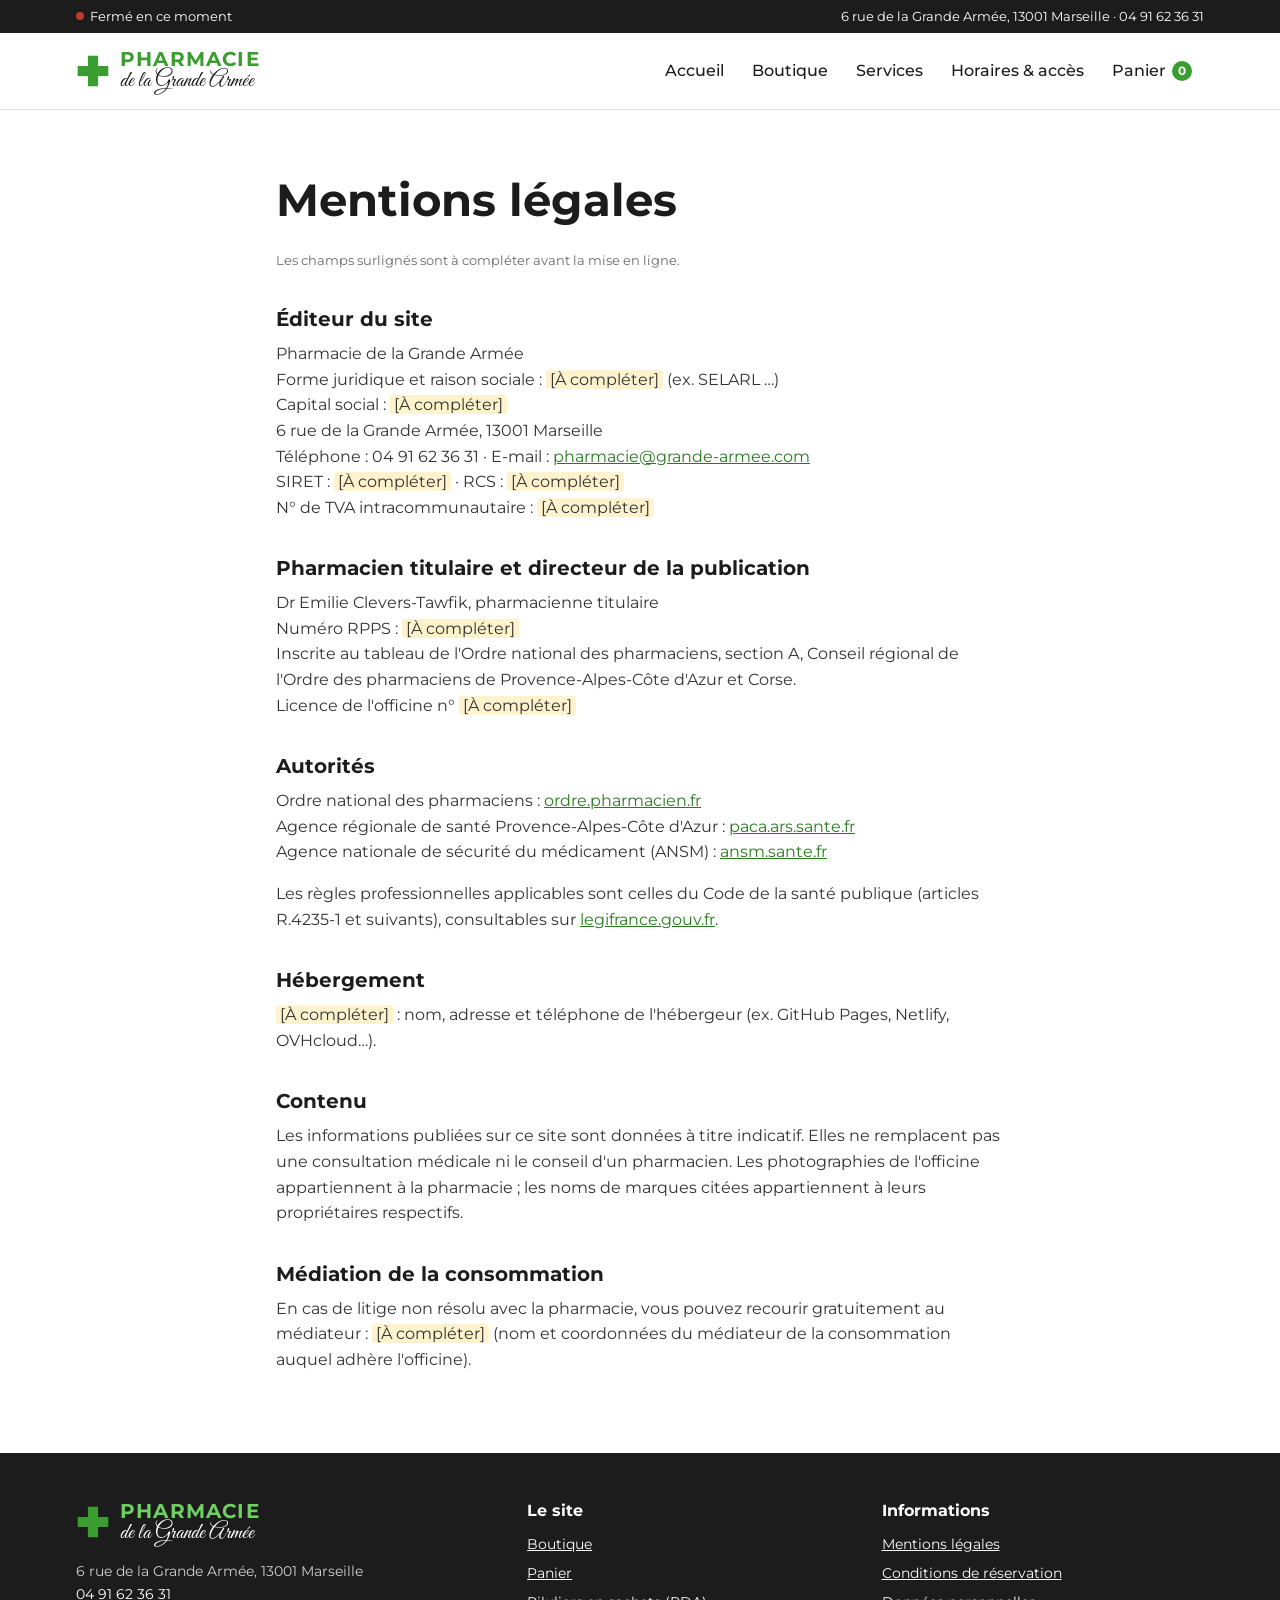
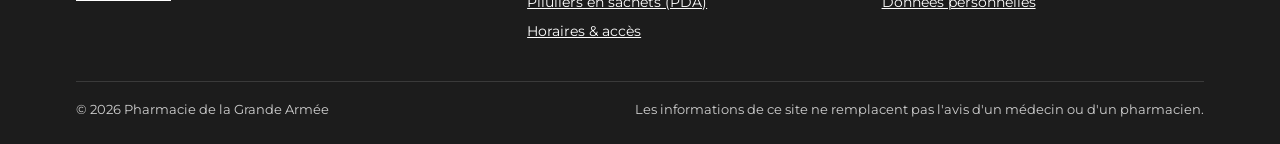
<file: mentions-legales.html>
<!doctype html>
<html lang="fr">
<head>
  <meta charset="utf-8">
  <meta name="viewport" content="width=device-width, initial-scale=1">
  <title>Mentions légales – Pharmacie de la Grande Armée</title>
  <meta name="description" content="Mentions légales du site de la Pharmacie de la Grande Armée, Marseille.">
  <link rel="canonical" href="https://www.grande-armee.com/mentions-legales.html">
  <meta property="og:type" content="website">
  <meta property="og:locale" content="fr_FR">
  <meta property="og:title" content="Mentions légales – Pharmacie de la Grande Armée">
  <meta property="og:description" content="Mentions légales du site de la Pharmacie de la Grande Armée, Marseille.">
  <meta property="og:image" content="https://www.grande-armee.com/assets/img/facade-jour.jpg">
  <meta name="theme-color" content="#3a9d2f">
  <link rel="icon" href="favicon.svg" type="image/svg+xml">
  <link rel="apple-touch-icon" href="apple-touch-icon.png">
  <link rel="manifest" href="site.webmanifest">
  <link rel="preconnect" href="https://fonts.googleapis.com">
  <link rel="preconnect" href="https://fonts.gstatic.com" crossorigin>
  <link href="https://fonts.googleapis.com/css2?family=Great+Vibes&family=Montserrat:wght@400;500;600;700&display=swap" rel="stylesheet">
  <link rel="stylesheet" href="assets/css/style.css">
</head>
<body>
<a class="lien-evitement" href="#contenu">Aller au contenu</a>

<div class="bandeau-info">
  <div class="conteneur">
    <span class="statut" data-statut>Lun–ven 8h30–19h30 · sam 8h30–12h30</span>
    <span>6 rue de la Grande Armée, 13001 Marseille · <a href="tel:+33491623631">04 91 62 36 31</a></span>
  </div>
</div>

<header class="entete">
  <div class="conteneur">
    <a class="logo" href="./" aria-label="Pharmacie de la Grande Armée, accueil">
      <img class="logo-croix" src="assets/img/croix.svg" alt="" width="34" height="34">
      <span class="logo-texte"><strong>PHARMACIE</strong><em>de la Grande Armée</em></span>
    </a>
    <button class="menu-bouton" type="button" aria-controls="nav-principale" aria-expanded="false"><span></span><span></span><span></span><span class="sr-only">Menu</span></button>
    <nav class="nav" id="nav-principale" aria-label="Navigation principale">
      <ul>
        <li><a href="./">Accueil</a></li>
        <li><a href="boutique.html">Boutique</a></li>
        <li><a href="./#services">Services</a></li>
        <li><a href="./#infos">Horaires &amp; accès</a></li>
        <li><a class="lien-panier" href="panier.html">Panier <span class="compteur" data-compteur hidden>0</span></a></li>
      </ul>
    </nav>
  </div>
</header>

<main id="contenu">
  <section class="section">
    <div class="conteneur texte">
      <h1>Mentions légales</h1>
      <p class="note">Les champs surlignés sont à compléter avant la mise en ligne.</p>

      <h2>Éditeur du site</h2>
      <p>Pharmacie de la Grande Armée<br>
      Forme juridique et raison sociale : <span class="a-completer">[À compléter]</span> (ex. SELARL …)<br>
      Capital social : <span class="a-completer">[À compléter]</span><br>
      6 rue de la Grande Armée, 13001 Marseille<br>
      Téléphone : 04 91 62 36 31 · E-mail : <a href="mailto:pharmacie@grande-armee.com">pharmacie@grande-armee.com</a><br>
      SIRET : <span class="a-completer">[À compléter]</span> · RCS : <span class="a-completer">[À compléter]</span><br>
      N° de TVA intracommunautaire : <span class="a-completer">[À compléter]</span></p>

      <h2>Pharmacien titulaire et directeur de la publication</h2>
      <p>Dr Emilie Clevers-Tawfik, pharmacienne titulaire<br>
      Numéro RPPS : <span class="a-completer">[À compléter]</span><br>
      Inscrite au tableau de l'Ordre national des pharmaciens, section A, Conseil régional de l'Ordre des pharmaciens de Provence-Alpes-Côte d'Azur et Corse.<br>
      Licence de l'officine n° <span class="a-completer">[À compléter]</span></p>

      <h2>Autorités</h2>
      <p>Ordre national des pharmaciens : <a href="https://www.ordre.pharmacien.fr" target="_blank" rel="noopener">ordre.pharmacien.fr</a><br>
      Agence régionale de santé Provence-Alpes-Côte d'Azur : <a href="https://www.paca.ars.sante.fr" target="_blank" rel="noopener">paca.ars.sante.fr</a><br>
      Agence nationale de sécurité du médicament (ANSM) : <a href="https://ansm.sante.fr" target="_blank" rel="noopener">ansm.sante.fr</a></p>
      <p>Les règles professionnelles applicables sont celles du Code de la santé publique (articles R.4235-1 et suivants), consultables sur <a href="https://www.legifrance.gouv.fr" target="_blank" rel="noopener">legifrance.gouv.fr</a>.</p>

      <h2>Hébergement</h2>
      <p><span class="a-completer">[À compléter]</span> : nom, adresse et téléphone de l'hébergeur (ex. GitHub Pages, Netlify, OVHcloud…).</p>

      <h2>Contenu</h2>
      <p>Les informations publiées sur ce site sont données à titre indicatif. Elles ne remplacent pas une consultation médicale ni le conseil d'un pharmacien. Les photographies de l'officine appartiennent à la pharmacie ; les noms de marques citées appartiennent à leurs propriétaires respectifs.</p>

      <h2>Médiation de la consommation</h2>
      <p>En cas de litige non résolu avec la pharmacie, vous pouvez recourir gratuitement au médiateur : <span class="a-completer">[À compléter]</span> (nom et coordonnées du médiateur de la consommation auquel adhère l'officine).</p>
    </div>
  </section>
</main>

<footer class="pied">
  <div class="conteneur">
    <div class="grille">
      <div>
        <a class="logo" href="./"><img class="logo-croix" src="assets/img/croix.svg" alt="" width="34" height="34"><span class="logo-texte"><strong>PHARMACIE</strong><em>de la Grande Armée</em></span></a>
        <p style="margin-top:16px">6 rue de la Grande Armée, 13001 Marseille<br><a href="tel:+33491623631">04 91 62 36 31</a></p>
      </div>
      <div>
        <h2>Le site</h2>
        <ul>
          <li><a href="boutique.html">Boutique</a></li>
          <li><a href="panier.html">Panier</a></li>
          <li><a href="pda.html">Piluliers en sachets (PDA)</a></li>
          <li><a href="./#infos">Horaires &amp; accès</a></li>
        </ul>
      </div>
      <div>
        <h2>Informations</h2>
        <ul>
          <li><a href="mentions-legales.html">Mentions légales</a></li>
          <li><a href="cgv.html">Conditions de réservation</a></li>
          <li><a href="confidentialite.html">Données personnelles</a></li>
        </ul>
      </div>
    </div>
    <div class="bas">
      <span>© <span data-annee>2026</span> Pharmacie de la Grande Armée</span>
      <span>Les informations de ce site ne remplacent pas l'avis d'un médecin ou d'un pharmacien.</span>
    </div>
  </div>
</footer>

<script src="assets/js/config.js"></script>
<script src="assets/js/products.js"></script>
<script src="assets/js/main.js"></script>
</body>
</html>
</file>
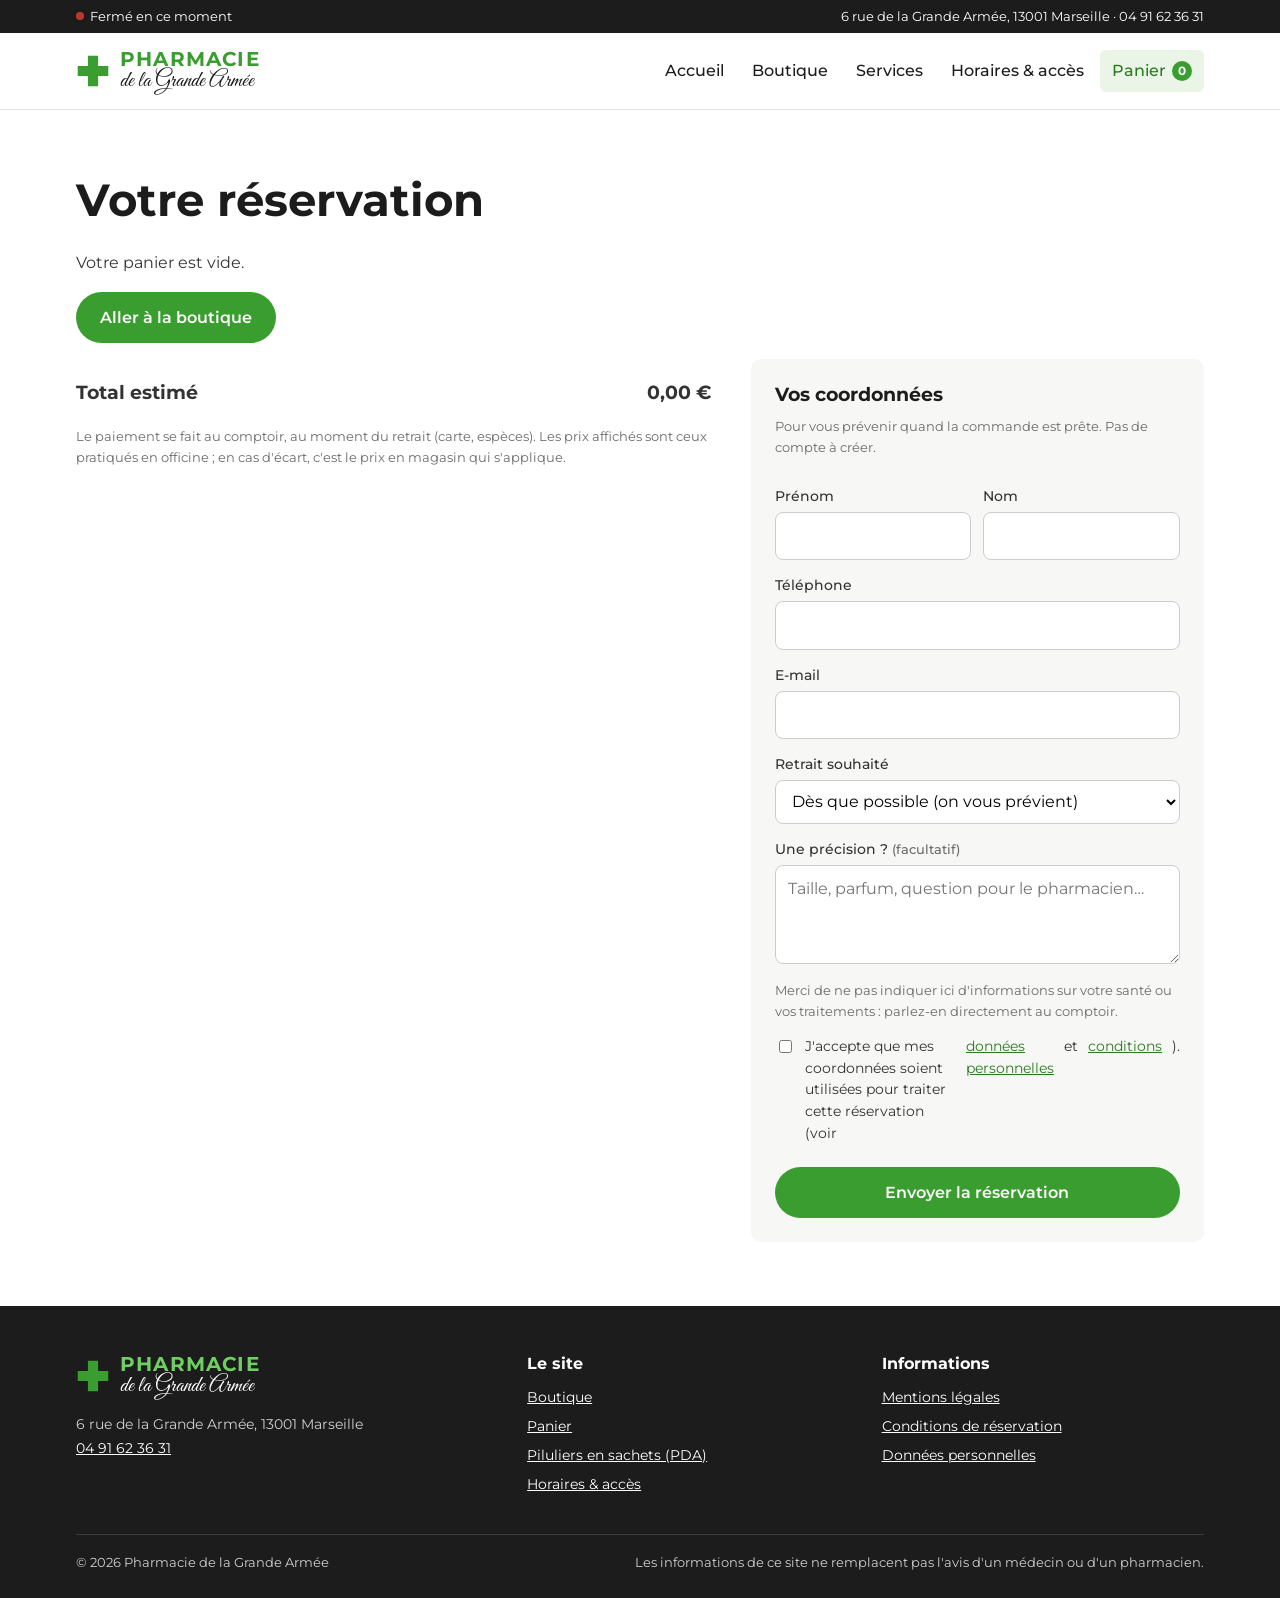
<file: panier.html>
<!doctype html>
<html lang="fr">
<head>
  <meta charset="utf-8">
  <meta name="viewport" content="width=device-width, initial-scale=1">
  <title>Mon panier – Pharmacie de la Grande Armée</title>
  <meta name="description" content="Votre réservation click & collect à la Pharmacie de la Grande Armée, Marseille 1er.">
  <meta name="robots" content="noindex">
  <link rel="canonical" href="https://www.grande-armee.com/panier.html">
  <meta property="og:type" content="website">
  <meta property="og:locale" content="fr_FR">
  <meta property="og:title" content="Mon panier – Pharmacie de la Grande Armée">
  <meta property="og:description" content="Votre réservation click & collect à la Pharmacie de la Grande Armée, Marseille 1er.">
  <meta property="og:image" content="https://www.grande-armee.com/assets/img/facade-jour.jpg">
  <meta name="theme-color" content="#3a9d2f">
  <link rel="icon" href="favicon.svg" type="image/svg+xml">
  <link rel="apple-touch-icon" href="apple-touch-icon.png">
  <link rel="manifest" href="site.webmanifest">
  <link rel="preconnect" href="https://fonts.googleapis.com">
  <link rel="preconnect" href="https://fonts.gstatic.com" crossorigin>
  <link href="https://fonts.googleapis.com/css2?family=Great+Vibes&family=Montserrat:wght@400;500;600;700&display=swap" rel="stylesheet">
  <link rel="stylesheet" href="assets/css/style.css">
</head>
<body>
<a class="lien-evitement" href="#contenu">Aller au contenu</a>

<div class="bandeau-info">
  <div class="conteneur">
    <span class="statut" data-statut>Lun–ven 8h30–19h30 · sam 8h30–12h30</span>
    <span>6 rue de la Grande Armée, 13001 Marseille · <a href="tel:+33491623631">04 91 62 36 31</a></span>
  </div>
</div>

<header class="entete">
  <div class="conteneur">
    <a class="logo" href="./" aria-label="Pharmacie de la Grande Armée, accueil">
      <img class="logo-croix" src="assets/img/croix.svg" alt="" width="34" height="34">
      <span class="logo-texte"><strong>PHARMACIE</strong><em>de la Grande Armée</em></span>
    </a>
    <button class="menu-bouton" type="button" aria-controls="nav-principale" aria-expanded="false"><span></span><span></span><span></span><span class="sr-only">Menu</span></button>
    <nav class="nav" id="nav-principale" aria-label="Navigation principale">
      <ul>
        <li><a href="./">Accueil</a></li>
        <li><a href="boutique.html">Boutique</a></li>
        <li><a href="./#services">Services</a></li>
        <li><a href="./#infos">Horaires &amp; accès</a></li>
        <li><a class="lien-panier" href="panier.html" aria-current="page">Panier <span class="compteur" data-compteur hidden>0</span></a></li>
      </ul>
    </nav>
  </div>
</header>

<main id="contenu">
  <section class="section">
    <div class="conteneur">
      <h1>Votre réservation</h1>
      <div id="retour"></div>
      <div class="panier" id="zone-panier">
        <div>
          <div id="lignes"></div>
          <div class="total"><span>Total estimé</span><span id="total">0,00 €</span></div>
          <p class="note">Le paiement se fait au comptoir, au moment du retrait (carte, espèces). Les prix affichés sont ceux pratiqués en officine ; en cas d'écart, c'est le prix en magasin qui s'applique.</p>
        </div>
        <div class="boite">
          <h2 style="font-size:1.2rem">Vos coordonnées</h2>
          <p class="note">Pour vous prévenir quand la commande est prête. Pas de compte à créer.</p>
          <form class="formulaire" id="form-reservation" novalidate>
            <div class="deux-colonnes">
              <div>
                <label for="prenom">Prénom</label>
                <input id="prenom" name="prenom" autocomplete="given-name" required>
              </div>
              <div>
                <label for="nom">Nom</label>
                <input id="nom" name="nom" autocomplete="family-name" required>
              </div>
            </div>
            <label for="tel">Téléphone</label>
            <input id="tel" name="telephone" type="tel" autocomplete="tel" required inputmode="tel">
            <label for="email">E-mail</label>
            <input id="email" name="email" type="email" autocomplete="email" required>
            <label for="retrait">Retrait souhaité</label>
            <select id="retrait" name="retrait" required></select>
            <label for="message">Une précision ? <span class="note">(facultatif)</span></label>
            <textarea id="message" name="message" rows="3" placeholder="Taille, parfum, question pour le pharmacien…"></textarea>
            <p class="note" style="margin-top:8px">Merci de ne pas indiquer ici d'informations sur votre santé ou vos traitements : parlez-en directement au comptoir.</p>
            <label class="case"><input type="checkbox" id="accord" required> J'accepte que mes coordonnées soient utilisées pour traiter cette réservation (voir <a href="confidentialite.html">données personnelles</a> et <a href="cgv.html">conditions</a>).</label>
            <button class="btn" type="submit" id="envoyer">Envoyer la réservation</button>
          </form>
        </div>
      </div>
    </div>
  </section>
</main>

<footer class="pied">
  <div class="conteneur">
    <div class="grille">
      <div>
        <a class="logo" href="./"><img class="logo-croix" src="assets/img/croix.svg" alt="" width="34" height="34"><span class="logo-texte"><strong>PHARMACIE</strong><em>de la Grande Armée</em></span></a>
        <p style="margin-top:16px">6 rue de la Grande Armée, 13001 Marseille<br><a href="tel:+33491623631">04 91 62 36 31</a></p>
      </div>
      <div>
        <h2>Le site</h2>
        <ul>
          <li><a href="boutique.html">Boutique</a></li>
          <li><a href="panier.html">Panier</a></li>
          <li><a href="pda.html">Piluliers en sachets (PDA)</a></li>
          <li><a href="./#infos">Horaires &amp; accès</a></li>
        </ul>
      </div>
      <div>
        <h2>Informations</h2>
        <ul>
          <li><a href="mentions-legales.html">Mentions légales</a></li>
          <li><a href="cgv.html">Conditions de réservation</a></li>
          <li><a href="confidentialite.html">Données personnelles</a></li>
        </ul>
      </div>
    </div>
    <div class="bas">
      <span>© <span data-annee>2026</span> Pharmacie de la Grande Armée</span>
      <span>Les informations de ce site ne remplacent pas l'avis d'un médecin ou d'un pharmacien.</span>
    </div>
  </div>
</footer>

<script src="assets/js/config.js"></script>
<script src="assets/js/products.js"></script>
<script src="assets/js/main.js"></script>
<script src="assets/js/panier.js"></script>
</body>
</html>
</file>
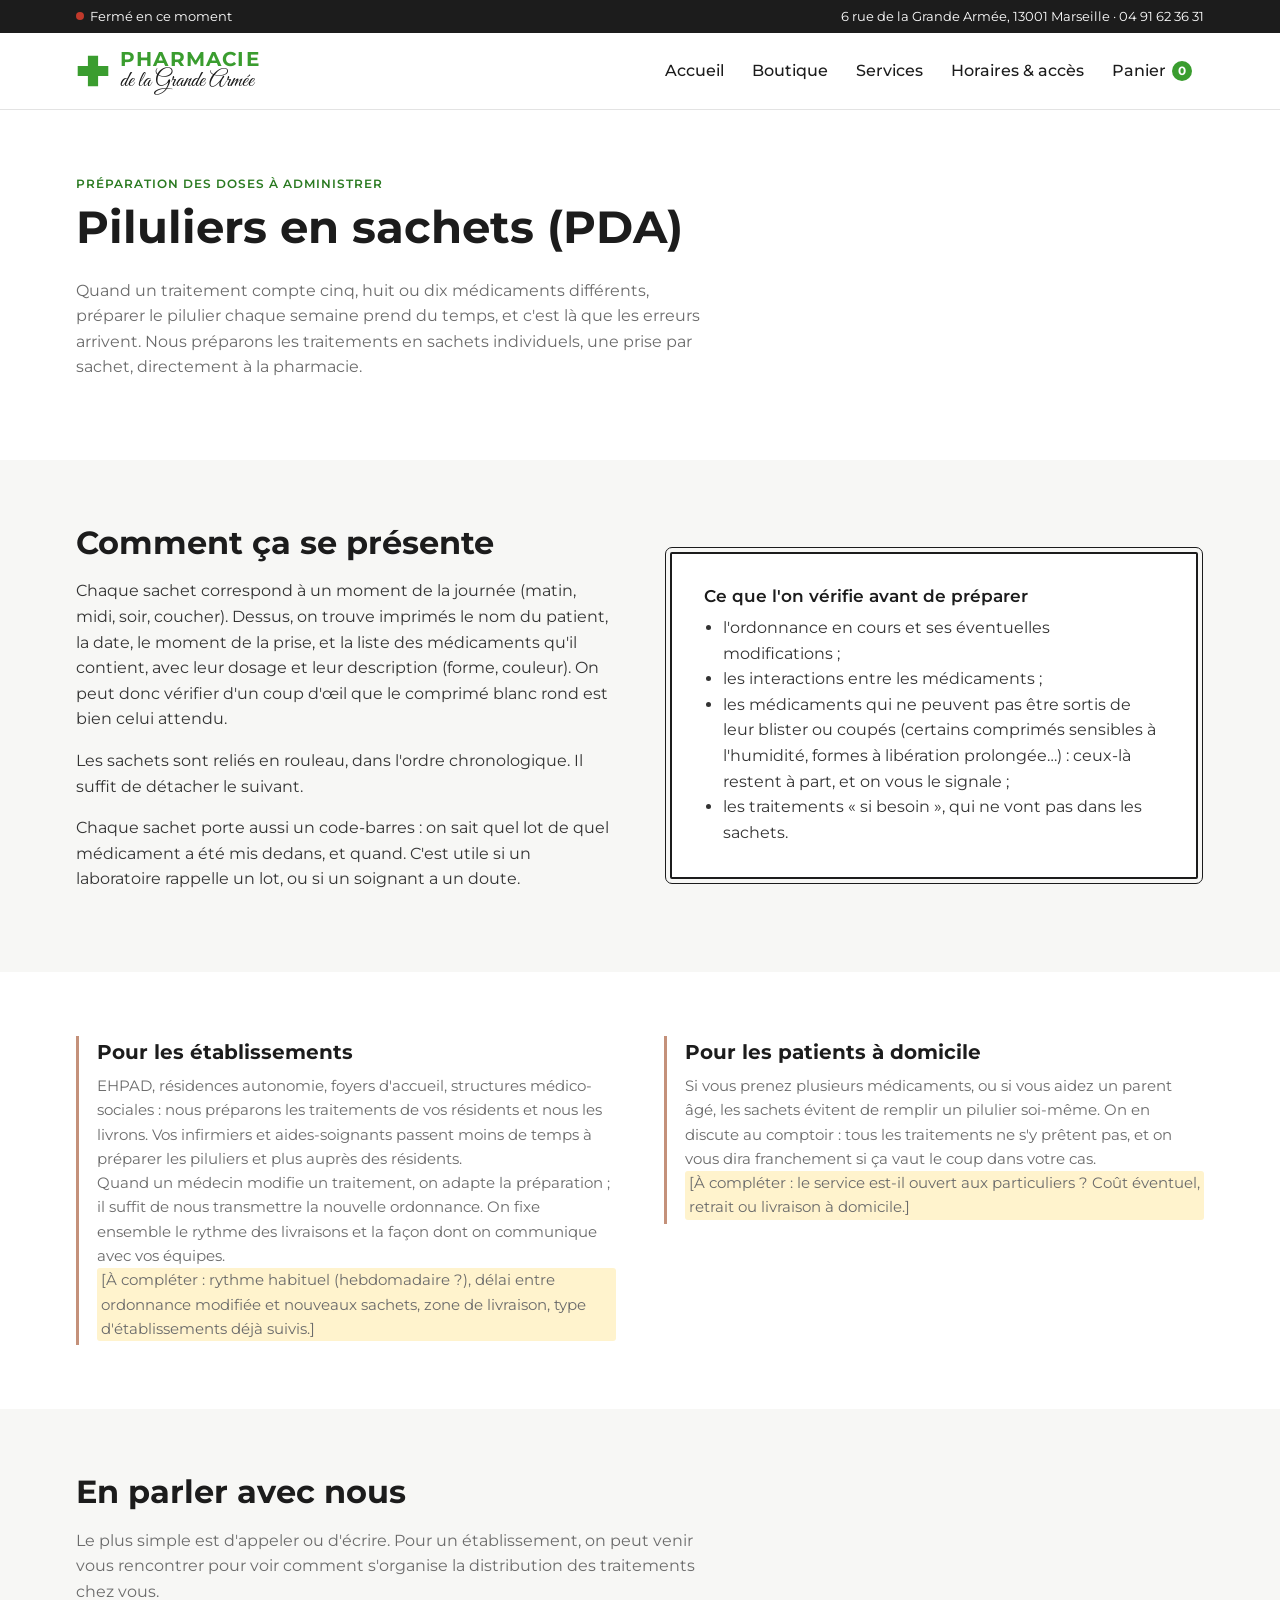
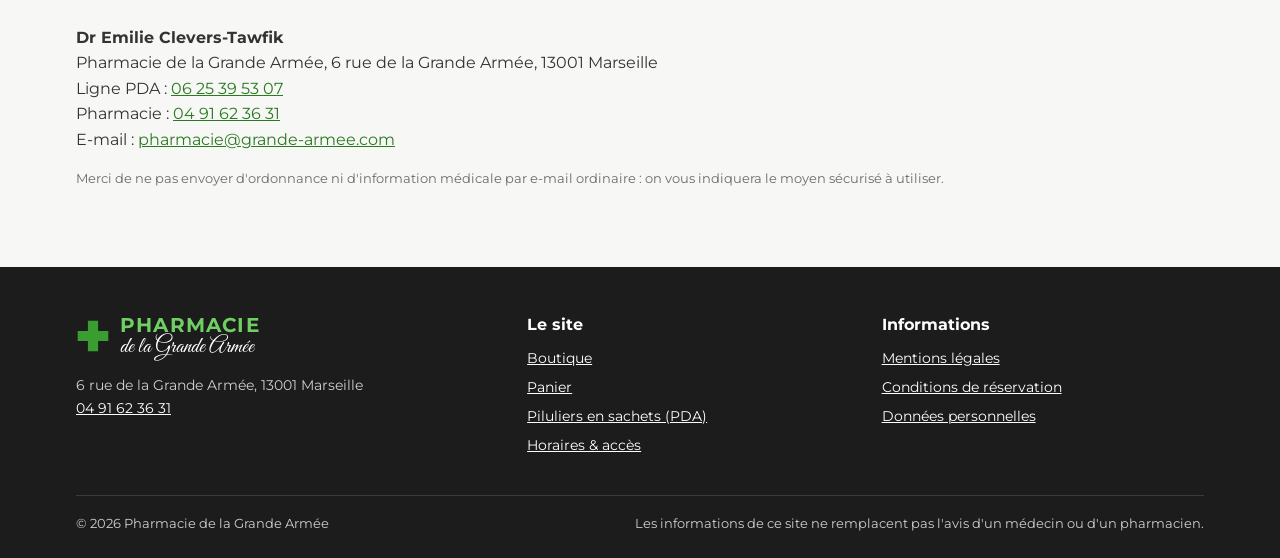
<file: pda.html>
<!doctype html>
<html lang="fr">
<head>
  <meta charset="utf-8">
  <meta name="viewport" content="width=device-width, initial-scale=1">
  <title>Piluliers en sachets (PDA) à Marseille – Pharmacie de la Grande Armée</title>
  <meta name="description" content="Préparation des doses à administrer (PDA) en sachets nominatifs par la Pharmacie de la Grande Armée, Marseille 1er. Pour les patients à domicile et les établissements : EHPAD, foyers, résidences.">
  <link rel="canonical" href="https://www.grande-armee.com/pda.html">
  <meta property="og:type" content="website">
  <meta property="og:locale" content="fr_FR">
  <meta property="og:title" content="Piluliers en sachets (PDA) à Marseille – Pharmacie de la Grande Armée">
  <meta property="og:description" content="Préparation des doses à administrer (PDA) en sachets nominatifs par la Pharmacie de la Grande Armée, Marseille 1er. Pour les patients à domicile et les établissements : EHPAD, foyers, résidences.">
  <meta property="og:image" content="https://www.grande-armee.com/assets/img/facade-jour.jpg">
  <meta name="theme-color" content="#3a9d2f">
  <link rel="icon" href="favicon.svg" type="image/svg+xml">
  <link rel="apple-touch-icon" href="apple-touch-icon.png">
  <link rel="manifest" href="site.webmanifest">
  <link rel="preconnect" href="https://fonts.googleapis.com">
  <link rel="preconnect" href="https://fonts.gstatic.com" crossorigin>
  <link href="https://fonts.googleapis.com/css2?family=Great+Vibes&family=Montserrat:wght@400;500;600;700&display=swap" rel="stylesheet">
  <link rel="stylesheet" href="assets/css/style.css">
</head>
<body>
<a class="lien-evitement" href="#contenu">Aller au contenu</a>

<div class="bandeau-info">
  <div class="conteneur">
    <span class="statut" data-statut>Lun–ven 8h30–19h30 · sam 8h30–12h30</span>
    <span>6 rue de la Grande Armée, 13001 Marseille · <a href="tel:+33491623631">04 91 62 36 31</a></span>
  </div>
</div>

<header class="entete">
  <div class="conteneur">
    <a class="logo" href="./" aria-label="Pharmacie de la Grande Armée, accueil">
      <img class="logo-croix" src="assets/img/croix.svg" alt="" width="34" height="34">
      <span class="logo-texte"><strong>PHARMACIE</strong><em>de la Grande Armée</em></span>
    </a>
    <button class="menu-bouton" type="button" aria-controls="nav-principale" aria-expanded="false"><span></span><span></span><span></span><span class="sr-only">Menu</span></button>
    <nav class="nav" id="nav-principale" aria-label="Navigation principale">
      <ul>
        <li><a href="./">Accueil</a></li>
        <li><a href="boutique.html">Boutique</a></li>
        <li><a href="./#services">Services</a></li>
        <li><a href="./#infos">Horaires &amp; accès</a></li>
        <li><a class="lien-panier" href="panier.html">Panier <span class="compteur" data-compteur hidden>0</span></a></li>
      </ul>
    </nav>
  </div>
</header>

<main id="contenu">
  <section class="section">
    <div class="conteneur">
      <p class="surtitre">Préparation des doses à administrer</p>
      <h1>Piluliers en sachets (PDA)</h1>
      <p class="intro">Quand un traitement compte cinq, huit ou dix médicaments différents, préparer le pilulier chaque semaine prend du temps, et c'est là que les erreurs arrivent. Nous préparons les traitements en sachets individuels, une prise par sachet, directement à la pharmacie.</p>
    </div>
  </section>

  <section class="section section-douce">
    <div class="conteneur duo">
      <div>
        <h2>Comment ça se présente</h2>
        <p>Chaque sachet correspond à un moment de la journée (matin, midi, soir, coucher). Dessus, on trouve imprimés le nom du patient, la date, le moment de la prise, et la liste des médicaments qu'il contient, avec leur dosage et leur description (forme, couleur). On peut donc vérifier d'un coup d'œil que le comprimé blanc rond est bien celui attendu.</p>
        <p>Les sachets sont reliés en rouleau, dans l'ordre chronologique. Il suffit de détacher le suivant.</p>
        <p>Chaque sachet porte aussi un code-barres : on sait quel lot de quel médicament a été mis dedans, et quand. C'est utile si un laboratoire rappelle un lot, ou si un soignant a un doute.</p>
      </div>
      <div class="cadre">
        <h3>Ce que l'on vérifie avant de préparer</h3>
        <ul style="padding-left:1.2em;margin:0">
          <li>l'ordonnance en cours et ses éventuelles modifications ;</li>
          <li>les interactions entre les médicaments ;</li>
          <li>les médicaments qui ne peuvent pas être sortis de leur blister ou coupés (certains comprimés sensibles à l'humidité, formes à libération prolongée…) : ceux-là restent à part, et on vous le signale ;</li>
          <li>les traitements « si besoin », qui ne vont pas dans les sachets.</li>
        </ul>
      </div>
    </div>
  </section>

  <section class="section">
    <div class="conteneur">
      <div class="duo" style="align-items:start">
        <div class="service">
          <h2 style="font-size:1.25rem">Pour les établissements</h2>
          <p>EHPAD, résidences autonomie, foyers d'accueil, structures médico-sociales : nous préparons les traitements de vos résidents et nous les livrons. Vos infirmiers et aides-soignants passent moins de temps à préparer les piluliers et plus auprès des résidents.</p>
          <p>Quand un médecin modifie un traitement, on adapte la préparation ; il suffit de nous transmettre la nouvelle ordonnance. On fixe ensemble le rythme des livraisons et la façon dont on communique avec vos équipes.</p>
          <p class="a-completer">[À compléter : rythme habituel (hebdomadaire ?), délai entre ordonnance modifiée et nouveaux sachets, zone de livraison, type d'établissements déjà suivis.]</p>
        </div>
        <div class="service">
          <h2 style="font-size:1.25rem">Pour les patients à domicile</h2>
          <p>Si vous prenez plusieurs médicaments, ou si vous aidez un parent âgé, les sachets évitent de remplir un pilulier soi-même. On en discute au comptoir : tous les traitements ne s'y prêtent pas, et on vous dira franchement si ça vaut le coup dans votre cas.</p>
          <p class="a-completer">[À compléter : le service est-il ouvert aux particuliers ? Coût éventuel, retrait ou livraison à domicile.]</p>
        </div>
      </div>
    </div>
  </section>

  <section class="section section-douce">
    <div class="conteneur">
      <h2>En parler avec nous</h2>
      <p class="intro">Le plus simple est d'appeler ou d'écrire. Pour un établissement, on peut venir vous rencontrer pour voir comment s'organise la distribution des traitements chez vous.</p>
      <p style="margin-top:20px"><strong>Dr Emilie Clevers-Tawfik</strong><br>
      Pharmacie de la Grande Armée, 6 rue de la Grande Armée, 13001 Marseille<br>
      Ligne PDA : <a href="tel:+33625395307">06 25 39 53 07</a><br>
      Pharmacie : <a href="tel:+33491623631">04 91 62 36 31</a><br>
      E-mail : <a href="mailto:pharmacie@grande-armee.com?subject=PDA%20-%20demande%20d'information">pharmacie@grande-armee.com</a></p>
      <p class="note">Merci de ne pas envoyer d'ordonnance ni d'information médicale par e-mail ordinaire : on vous indiquera le moyen sécurisé à utiliser.</p>
    </div>
  </section>
</main>

<footer class="pied">
  <div class="conteneur">
    <div class="grille">
      <div>
        <a class="logo" href="./"><img class="logo-croix" src="assets/img/croix.svg" alt="" width="34" height="34"><span class="logo-texte"><strong>PHARMACIE</strong><em>de la Grande Armée</em></span></a>
        <p style="margin-top:16px">6 rue de la Grande Armée, 13001 Marseille<br><a href="tel:+33491623631">04 91 62 36 31</a></p>
      </div>
      <div>
        <h2>Le site</h2>
        <ul>
          <li><a href="boutique.html">Boutique</a></li>
          <li><a href="panier.html">Panier</a></li>
          <li><a href="pda.html">Piluliers en sachets (PDA)</a></li>
          <li><a href="./#infos">Horaires &amp; accès</a></li>
        </ul>
      </div>
      <div>
        <h2>Informations</h2>
        <ul>
          <li><a href="mentions-legales.html">Mentions légales</a></li>
          <li><a href="cgv.html">Conditions de réservation</a></li>
          <li><a href="confidentialite.html">Données personnelles</a></li>
        </ul>
      </div>
    </div>
    <div class="bas">
      <span>© <span data-annee>2026</span> Pharmacie de la Grande Armée</span>
      <span>Les informations de ce site ne remplacent pas l'avis d'un médecin ou d'un pharmacien.</span>
    </div>
  </div>
</footer>

<script src="assets/js/config.js"></script>
<script src="assets/js/products.js"></script>
<script src="assets/js/main.js"></script>
</body>
</html>
</file>
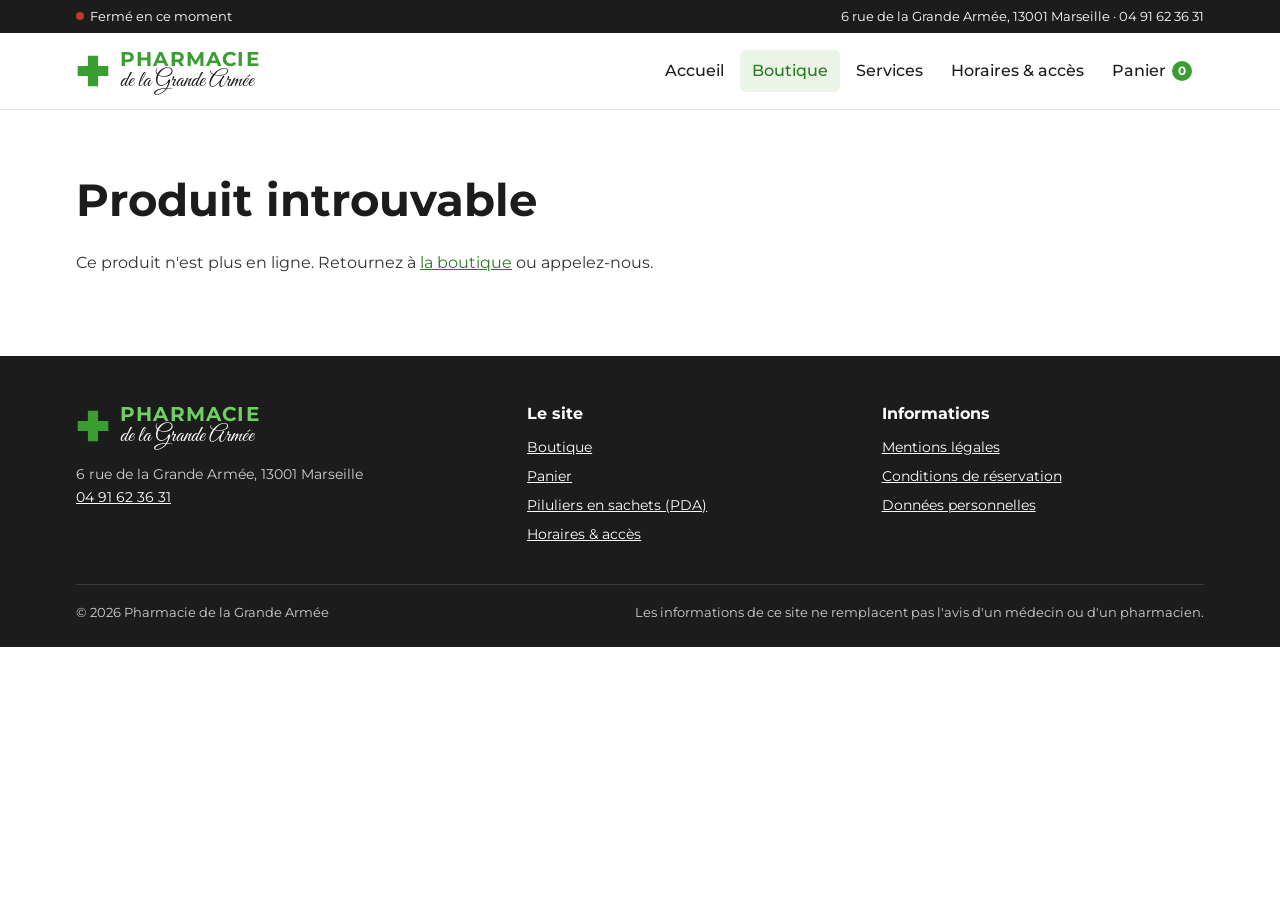
<file: produit.html>
<!doctype html>
<html lang="fr">
<head>
  <meta charset="utf-8">
  <meta name="viewport" content="width=device-width, initial-scale=1">
  <title>Produit – Pharmacie de la Grande Armée, Marseille</title>
  <meta name="description" content="Fiche produit – réservation en ligne et retrait à la Pharmacie de la Grande Armée, 13001 Marseille.">
  <link rel="canonical" href="https://www.grande-armee.com/boutique.html">
  <meta property="og:type" content="website">
  <meta property="og:locale" content="fr_FR">
  <meta property="og:title" content="Produit – Pharmacie de la Grande Armée, Marseille">
  <meta property="og:description" content="Fiche produit – réservation en ligne et retrait à la Pharmacie de la Grande Armée, 13001 Marseille.">
  <meta property="og:image" content="https://www.grande-armee.com/assets/img/facade-jour.jpg">
  <meta name="theme-color" content="#3a9d2f">
  <link rel="icon" href="favicon.svg" type="image/svg+xml">
  <link rel="apple-touch-icon" href="apple-touch-icon.png">
  <link rel="manifest" href="site.webmanifest">
  <link rel="preconnect" href="https://fonts.googleapis.com">
  <link rel="preconnect" href="https://fonts.gstatic.com" crossorigin>
  <link href="https://fonts.googleapis.com/css2?family=Great+Vibes&family=Montserrat:wght@400;500;600;700&display=swap" rel="stylesheet">
  <link rel="stylesheet" href="assets/css/style.css">
</head>
<body>
<a class="lien-evitement" href="#contenu">Aller au contenu</a>

<div class="bandeau-info">
  <div class="conteneur">
    <span class="statut" data-statut>Lun–ven 8h30–19h30 · sam 8h30–12h30</span>
    <span>6 rue de la Grande Armée, 13001 Marseille · <a href="tel:+33491623631">04 91 62 36 31</a></span>
  </div>
</div>

<header class="entete">
  <div class="conteneur">
    <a class="logo" href="./" aria-label="Pharmacie de la Grande Armée, accueil">
      <img class="logo-croix" src="assets/img/croix.svg" alt="" width="34" height="34">
      <span class="logo-texte"><strong>PHARMACIE</strong><em>de la Grande Armée</em></span>
    </a>
    <button class="menu-bouton" type="button" aria-controls="nav-principale" aria-expanded="false"><span></span><span></span><span></span><span class="sr-only">Menu</span></button>
    <nav class="nav" id="nav-principale" aria-label="Navigation principale">
      <ul>
        <li><a href="./">Accueil</a></li>
        <li><a href="boutique.html" aria-current="page">Boutique</a></li>
        <li><a href="./#services">Services</a></li>
        <li><a href="./#infos">Horaires &amp; accès</a></li>
        <li><a class="lien-panier" href="panier.html">Panier <span class="compteur" data-compteur hidden>0</span></a></li>
      </ul>
    </nav>
  </div>
</header>

<main id="contenu">
  <section class="section">
    <div class="conteneur" id="fiche">
      <p>Chargement…</p>
    </div>
  </section>
  <section class="section section-douce" id="bloc-similaires" hidden>
    <div class="conteneur">
      <h2>Dans la même catégorie</h2>
      <div class="grille-produits" id="similaires" style="margin-top:24px"></div>
    </div>
  </section>
</main>

<footer class="pied">
  <div class="conteneur">
    <div class="grille">
      <div>
        <a class="logo" href="./"><img class="logo-croix" src="assets/img/croix.svg" alt="" width="34" height="34"><span class="logo-texte"><strong>PHARMACIE</strong><em>de la Grande Armée</em></span></a>
        <p style="margin-top:16px">6 rue de la Grande Armée, 13001 Marseille<br><a href="tel:+33491623631">04 91 62 36 31</a></p>
      </div>
      <div>
        <h2>Le site</h2>
        <ul>
          <li><a href="boutique.html">Boutique</a></li>
          <li><a href="panier.html">Panier</a></li>
          <li><a href="pda.html">Piluliers en sachets (PDA)</a></li>
          <li><a href="./#infos">Horaires &amp; accès</a></li>
        </ul>
      </div>
      <div>
        <h2>Informations</h2>
        <ul>
          <li><a href="mentions-legales.html">Mentions légales</a></li>
          <li><a href="cgv.html">Conditions de réservation</a></li>
          <li><a href="confidentialite.html">Données personnelles</a></li>
        </ul>
      </div>
    </div>
    <div class="bas">
      <span>© <span data-annee>2026</span> Pharmacie de la Grande Armée</span>
      <span>Les informations de ce site ne remplacent pas l'avis d'un médecin ou d'un pharmacien.</span>
    </div>
  </div>
</footer>

<script src="assets/js/config.js"></script>
<script src="assets/js/products.js"></script>
<script src="assets/js/main.js"></script>
<script src="assets/js/produit.js"></script>
</body>
</html>
</file>
<file: assets/css/style.css>
/* Pharmacie de la Grande Armée — feuille de style
   Couleurs reprises de l'enseigne : vert croix, blanc, filet noir, panneau terracotta de la vitrine. */

:root {
  --vert: #3a9d2f;
  --vert-fonce: #2a7a21;
  --vert-clair: #eaf5e7;
  --terracotta: #c4917a;
  --terracotta-clair: #f6ece6;
  --encre: #1c1c1c;
  --texte: #333;
  --gris: #6b6b6b;
  --ligne: #e3e3e3;
  --fond: #fff;
  --fond-doux: #f7f7f5;
  --rayon: 10px;
  --largeur: 1160px;
  --police: "Montserrat", system-ui, -apple-system, "Segoe UI", Roboto, sans-serif;
  --script: "Great Vibes", "Brush Script MT", cursive;
}

*, *::before, *::after { box-sizing: border-box; }
html { scroll-behavior: smooth; }
body {
  margin: 0;
  font-family: var(--police);
  color: var(--texte);
  background: var(--fond);
  line-height: 1.6;
  font-size: 16px;
  -webkit-font-smoothing: antialiased;
}
img { max-width: 100%; height: auto; display: block; }
a { color: var(--vert-fonce); }
h1, h2, h3 { color: var(--encre); line-height: 1.2; margin: 0 0 .5em; }
h1 { font-size: clamp(1.8rem, 4vw, 2.8rem); font-weight: 700; }
h2 { font-size: clamp(1.4rem, 3vw, 2rem); font-weight: 700; }
h3 { font-size: 1.05rem; font-weight: 600; }
p { margin: 0 0 1em; }

.conteneur { max-width: var(--largeur); margin: 0 auto; padding: 0 16px; }
.section { padding: 64px 0; }
.section-douce { background: var(--fond-doux); }
.surtitre { color: var(--vert-fonce); font-weight: 600; text-transform: uppercase; letter-spacing: .08em; font-size: .78rem; margin-bottom: .6em; }
.intro { max-width: 640px; color: var(--gris); }
.sr-only { position: absolute; width: 1px; height: 1px; overflow: hidden; clip: rect(0 0 0 0); white-space: nowrap; }
.lien-evitement { position: absolute; left: -999px; top: 8px; background: var(--encre); color: #fff; padding: 8px 12px; z-index: 100; }
.lien-evitement:focus { left: 8px; }

/* Boutons */
.btn {
  display: inline-flex; align-items: center; justify-content: center; gap: .4em;
  background: var(--vert); color: #fff; border: 0; border-radius: 999px;
  padding: .8em 1.5em; font: inherit; font-weight: 600; text-decoration: none; cursor: pointer;
  transition: background .15s;
}
.btn:hover { background: var(--vert-fonce); }
.btn:disabled { opacity: .7; cursor: default; }
.btn-contour { background: transparent; color: var(--encre); box-shadow: inset 0 0 0 2px var(--encre); }
.btn-contour:hover { background: var(--encre); color: #fff; }
.btn-clair { background: #fff; color: var(--encre); }
.btn-clair:hover { background: var(--vert-clair); }
.btn-petit { padding: .5em 1em; font-size: .88rem; }
:focus-visible { outline: 3px solid var(--vert); outline-offset: 2px; }

/* En-tête */
.bandeau-info { background: var(--encre); color: #fff; font-size: .82rem; }
.bandeau-info .conteneur { display: flex; flex-wrap: wrap; gap: 4px 20px; justify-content: space-between; padding-top: 6px; padding-bottom: 6px; }
.bandeau-info a { color: #fff; text-decoration: none; }
.statut::before { content: ""; display: inline-block; width: 8px; height: 8px; border-radius: 50%; background: #c0392b; margin-right: 6px; vertical-align: 1px; }
.statut.ouvert::before { background: #5fd35a; }

.entete { position: sticky; top: 0; z-index: 50; background: #fff; border-bottom: 1px solid var(--ligne); }
.entete .conteneur { display: flex; align-items: center; justify-content: space-between; gap: 16px; min-height: 76px; }
.logo { display: flex; align-items: center; gap: 10px; text-decoration: none; color: var(--encre); }
.logo-croix { width: 34px; height: 34px; flex: none; }
.logo-texte { display: flex; flex-direction: column; line-height: 1; }
.logo-texte strong { color: var(--vert); font-size: 1.25rem; letter-spacing: .06em; font-weight: 700; }
.logo-texte em { font-family: var(--script); font-style: normal; font-size: 1.35rem; color: var(--encre); margin-top: 2px; }

.nav ul { list-style: none; display: flex; gap: 4px; margin: 0; padding: 0; align-items: center; }
.nav a { display: block; padding: 8px 12px; text-decoration: none; color: var(--encre); font-weight: 500; border-radius: 6px; }
.nav a:hover, .nav a[aria-current="page"] { color: var(--vert-fonce); background: var(--vert-clair); }
.lien-panier { position: relative; display: inline-flex !important; align-items: center; gap: 6px; }
.compteur { background: var(--vert); color: #fff; border-radius: 999px; font-size: .72rem; font-weight: 700; min-width: 20px; height: 20px; padding: 0 6px; display: inline-flex; align-items: center; justify-content: center; }
.menu-bouton { display: none; background: none; border: 0; padding: 8px; cursor: pointer; }
.menu-bouton span { display: block; width: 24px; height: 2px; background: var(--encre); margin: 5px 0; }

@media (max-width: 820px) {
  .menu-bouton { display: block; }
  .nav { position: absolute; left: 0; right: 0; top: 100%; background: #fff; border-bottom: 1px solid var(--ligne); display: none; }
  .nav.ouverte { display: block; }
  .nav ul { flex-direction: column; align-items: stretch; padding: 8px 16px 16px; }
}

/* Héros */
.heros { position: relative; color: #fff; background: #222; overflow: hidden; }
.heros picture img { position: absolute; inset: 0; width: 100%; height: 100%; object-fit: cover; opacity: .5; }
.heros::after { content: ""; position: absolute; inset: 0; background: linear-gradient(90deg, rgba(20,20,20,.85) 0%, rgba(20,20,20,.55) 55%, rgba(20,20,20,.15) 100%); }
.heros .conteneur { z-index: 1; }
.heros .conteneur { position: relative; padding-top: 110px; padding-bottom: 110px; }
.heros h1 { color: #fff; max-width: 680px; }
.heros h1 .script { display: block; font-family: var(--script); font-weight: 400; font-size: 1.2em; margin-top: .1em; }
.heros p { max-width: 560px; font-size: 1.08rem; }
.heros .actions { display: flex; flex-wrap: wrap; gap: 12px; margin-top: 24px; }

/* Étapes click & collect */
.etapes { display: grid; grid-template-columns: repeat(3, 1fr); gap: 24px; counter-reset: etape; margin-top: 32px; }
.etape { background: #fff; border: 1px solid var(--ligne); border-radius: var(--rayon); padding: 24px; position: relative; }
.etape::before { counter-increment: etape; content: counter(etape); display: inline-flex; width: 36px; height: 36px; border-radius: 50%; background: var(--vert); color: #fff; font-weight: 700; align-items: center; justify-content: center; margin-bottom: 12px; }
@media (max-width: 760px) { .etapes { grid-template-columns: 1fr; } }

/* Services */
.services { display: grid; grid-template-columns: repeat(auto-fill, minmax(240px, 1fr)); gap: 20px; margin-top: 32px; }
.service { border-left: 3px solid var(--terracotta); padding: 4px 0 4px 18px; }
.service h3 { margin-bottom: .3em; }
.service p { color: var(--gris); font-size: .95rem; margin: 0; }

/* Cartes produit */
.grille-produits { display: grid; grid-template-columns: repeat(auto-fill, minmax(210px, 1fr)); gap: 20px; }
.carte-produit { background: #fff; border: 1px solid var(--ligne); border-radius: var(--rayon); display: flex; flex-direction: column; overflow: hidden; transition: box-shadow .15s; }
.carte-produit:hover { box-shadow: 0 6px 20px rgba(0,0,0,.07); }
.carte-lien { text-decoration: none; color: inherit; padding: 12px 14px 0; flex: 1; }
.carte-visuel { aspect-ratio: 1; border-radius: 8px; overflow: hidden; margin-bottom: 12px; background: var(--fond-doux); }
.carte-visuel img { width: 100%; height: 100%; object-fit: contain; }
.carte-marque { font-size: .75rem; text-transform: uppercase; letter-spacing: .06em; color: var(--gris); margin: 0 0 2px; }
.carte-nom { font-size: .95rem; margin: 0 0 4px; }
.carte-format { font-size: .82rem; color: var(--gris); margin: 0; }
.carte-bas { display: flex; align-items: center; justify-content: space-between; padding: 12px 14px 14px; gap: 8px; }
.prix { font-weight: 700; color: var(--encre); font-size: 1.05rem; }

.visuel-vide { width: 100%; height: 100%; display: flex; align-items: center; justify-content: center; text-align: center; padding: 12px; }
.visuel-vide span { font-weight: 700; font-size: 1.05rem; color: var(--encre); opacity: .75; }
.cat-visage { background: #eef4fb; }
.cat-corps { background: var(--vert-clair); }
.cat-cheveux { background: #f1eefa; }
.cat-solaire { background: #fff4e0; }
.cat-bebe { background: #fdeef2; }
.cat-intime { background: #f4f0ec; }
.cat-complements { background: #e7f2ef; }
.cat-tests { background: var(--terracotta-clair); }

/* Bloc photo + texte */
.duo { display: grid; grid-template-columns: 1fr 1fr; gap: 48px; align-items: center; }
.duo img { border-radius: var(--rayon); }
@media (max-width: 820px) { .duo { grid-template-columns: 1fr; gap: 24px; } }

.marques { display: flex; flex-wrap: wrap; gap: 8px; padding: 0; list-style: none; margin: 16px 0 24px; }
.marques li { background: var(--fond-doux); border: 1px solid var(--ligne); border-radius: 999px; padding: 4px 12px; font-size: .85rem; }

/* Cadre façon enseigne (double filet noir) */
.cadre { border: 2px solid var(--encre); outline: 1px solid var(--encre); outline-offset: 4px; padding: 32px; border-radius: 2px; background: #fff; margin: 6px; }

/* Infos pratiques */
.infos { display: grid; grid-template-columns: 1fr 1.2fr; gap: 40px; }
@media (max-width: 820px) { .infos { grid-template-columns: 1fr; } }
table.horaires { border-collapse: collapse; width: 100%; margin-bottom: 1.5em; }
table.horaires th, table.horaires td { text-align: left; padding: 8px 0; border-bottom: 1px solid var(--ligne); }
table.horaires th { font-weight: 500; }
.carte-plan { width: 100%; min-height: 360px; height: 100%; border: 0; border-radius: var(--rayon); }
.encart { background: var(--terracotta-clair); border-radius: var(--rayon); padding: 18px 20px; margin-top: 16px; font-size: .95rem; }
.encart strong { color: var(--encre); }

/* Boutique */
.outils-boutique { display: flex; flex-wrap: wrap; gap: 12px; align-items: center; margin-bottom: 20px; }
.outils-boutique input[type="search"], .outils-boutique select {
  font: inherit; padding: .6em .9em; border: 1px solid #ccc; border-radius: 8px; background: #fff;
}
.outils-boutique input[type="search"] { flex: 1 1 240px; }
.filtres { display: flex; flex-wrap: wrap; gap: 8px; margin-bottom: 24px; }
.filtre { font: inherit; font-size: .88rem; background: #fff; border: 1px solid #ccc; border-radius: 999px; padding: .4em 1em; cursor: pointer; }
.filtre[aria-pressed="true"] { background: var(--encre); color: #fff; border-color: var(--encre); }
.resultat-vide { color: var(--gris); padding: 40px 0; }

/* Fiche produit */
.fiche { display: grid; grid-template-columns: 1fr 1fr; gap: 48px; align-items: start; }
.fiche .carte-visuel { max-width: 460px; }
.fiche .prix { font-size: 1.6rem; }
.fil { font-size: .85rem; color: var(--gris); margin-bottom: 24px; }
.fil a { color: var(--gris); }
.qte { display: inline-flex; align-items: center; border: 1px solid #ccc; border-radius: 999px; overflow: hidden; }
.qte button { background: none; border: 0; width: 36px; height: 36px; font-size: 1.1rem; cursor: pointer; }
.qte input { width: 40px; text-align: center; border: 0; font: inherit; -moz-appearance: textfield; }
.qte input::-webkit-inner-spin-button { -webkit-appearance: none; }
.achat { display: flex; flex-wrap: wrap; gap: 12px; align-items: center; margin: 20px 0; }
@media (max-width: 760px) { .fiche { grid-template-columns: 1fr; gap: 24px; } }

/* Panier */
.panier { display: grid; grid-template-columns: 1.4fr 1fr; gap: 40px; align-items: start; }
@media (max-width: 900px) { .panier { grid-template-columns: 1fr; } }
.ligne-panier { display: grid; grid-template-columns: 64px 1fr auto; gap: 14px; align-items: center; padding: 14px 0; border-bottom: 1px solid var(--ligne); }
.ligne-panier .carte-visuel { margin: 0; width: 64px; }
.ligne-panier .visuel-vide span { font-size: .6rem; }
.ligne-panier h3 { font-size: .95rem; margin: 0; }
.ligne-panier .droite { text-align: right; display: flex; flex-direction: column; align-items: flex-end; gap: 6px; }
.lien-retirer { background: none; border: 0; color: var(--gris); font: inherit; font-size: .8rem; text-decoration: underline; cursor: pointer; padding: 0; }
.total { display: flex; justify-content: space-between; font-size: 1.2rem; font-weight: 700; padding: 18px 0; }
.boite { background: var(--fond-doux); border-radius: var(--rayon); padding: 24px; }
.formulaire label { display: block; font-weight: 500; font-size: .9rem; margin: 14px 0 4px; }
.formulaire input, .formulaire textarea, .formulaire select { width: 100%; font: inherit; padding: .65em .8em; border: 1px solid #ccc; border-radius: 8px; background: #fff; }
.formulaire .case { display: flex; gap: 10px; align-items: flex-start; font-weight: 400; font-size: .85rem; }
.formulaire .case input { width: auto; margin-top: 4px; }
.formulaire .btn { width: 100%; margin-top: 18px; }
.deux-colonnes { display: grid; grid-template-columns: 1fr 1fr; gap: 0 12px; }
@media (max-width: 480px) { .deux-colonnes { grid-template-columns: 1fr; } }
.message { border-radius: var(--rayon); padding: 18px 20px; margin-bottom: 20px; }
.message-ok { background: var(--vert-clair); border: 1px solid #bfe0b9; }
.message-erreur { background: #fdecea; border: 1px solid #f3c1bb; }
.note { font-size: .82rem; color: var(--gris); }

/* Pages de texte */
.texte { max-width: 760px; }
.texte h2 { font-size: 1.25rem; margin-top: 1.8em; }
.a-completer { background: #fff3cd; padding: 0 4px; border-radius: 3px; }

/* Pied de page */
.pied { background: var(--encre); color: #cfcfcf; padding: 48px 0 24px; font-size: .9rem; }
.pied a { color: #fff; }
.pied .grille { display: grid; grid-template-columns: 1.3fr 1fr 1fr; gap: 32px; }
.pied h2 { color: #fff; font-size: 1rem; margin-bottom: .8em; }
.pied ul { list-style: none; padding: 0; margin: 0; }
.pied li { margin-bottom: 6px; }
.pied .bas { border-top: 1px solid #3a3a3a; margin-top: 32px; padding-top: 18px; font-size: .8rem; display: flex; flex-wrap: wrap; justify-content: space-between; gap: 8px; }
.pied .logo-texte strong { color: #6fcf62; }
.pied .logo-texte em { color: #fff; }
@media (max-width: 760px) { .pied .grille { grid-template-columns: 1fr; } }
</file>
